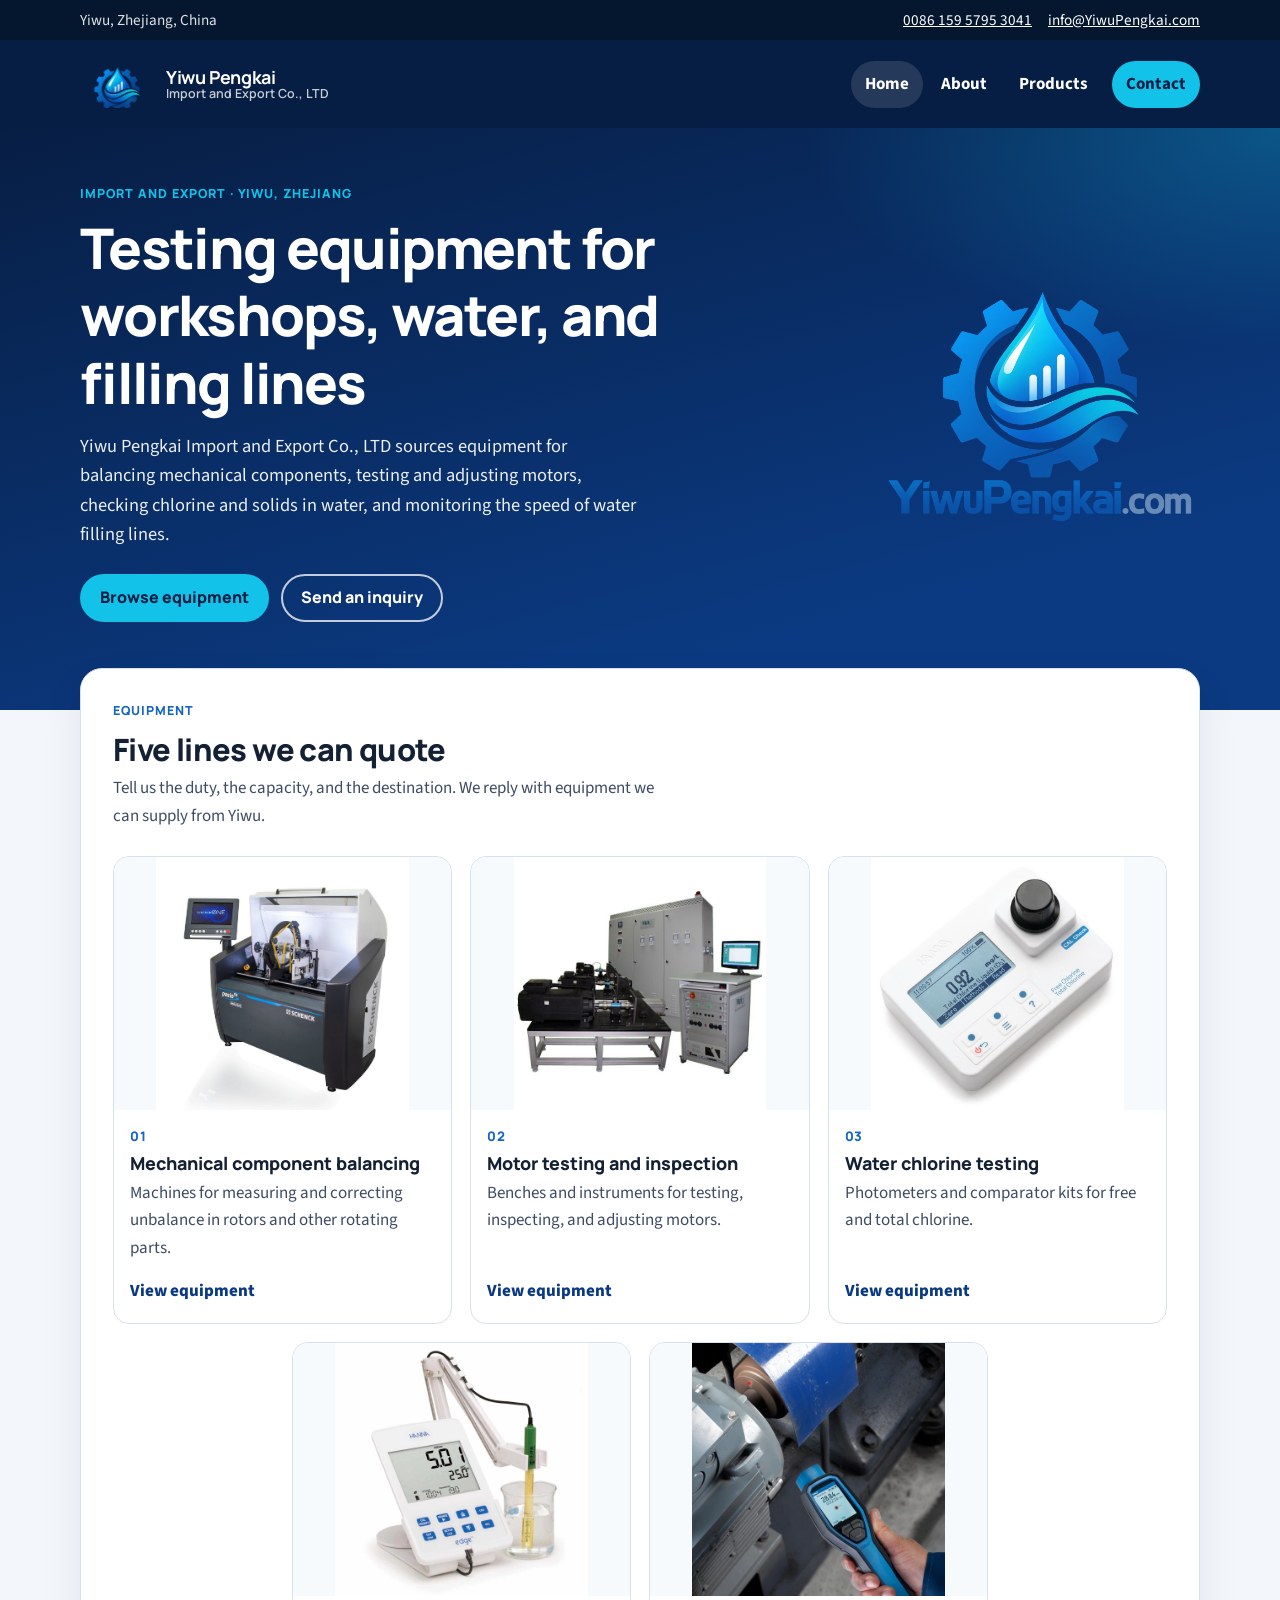
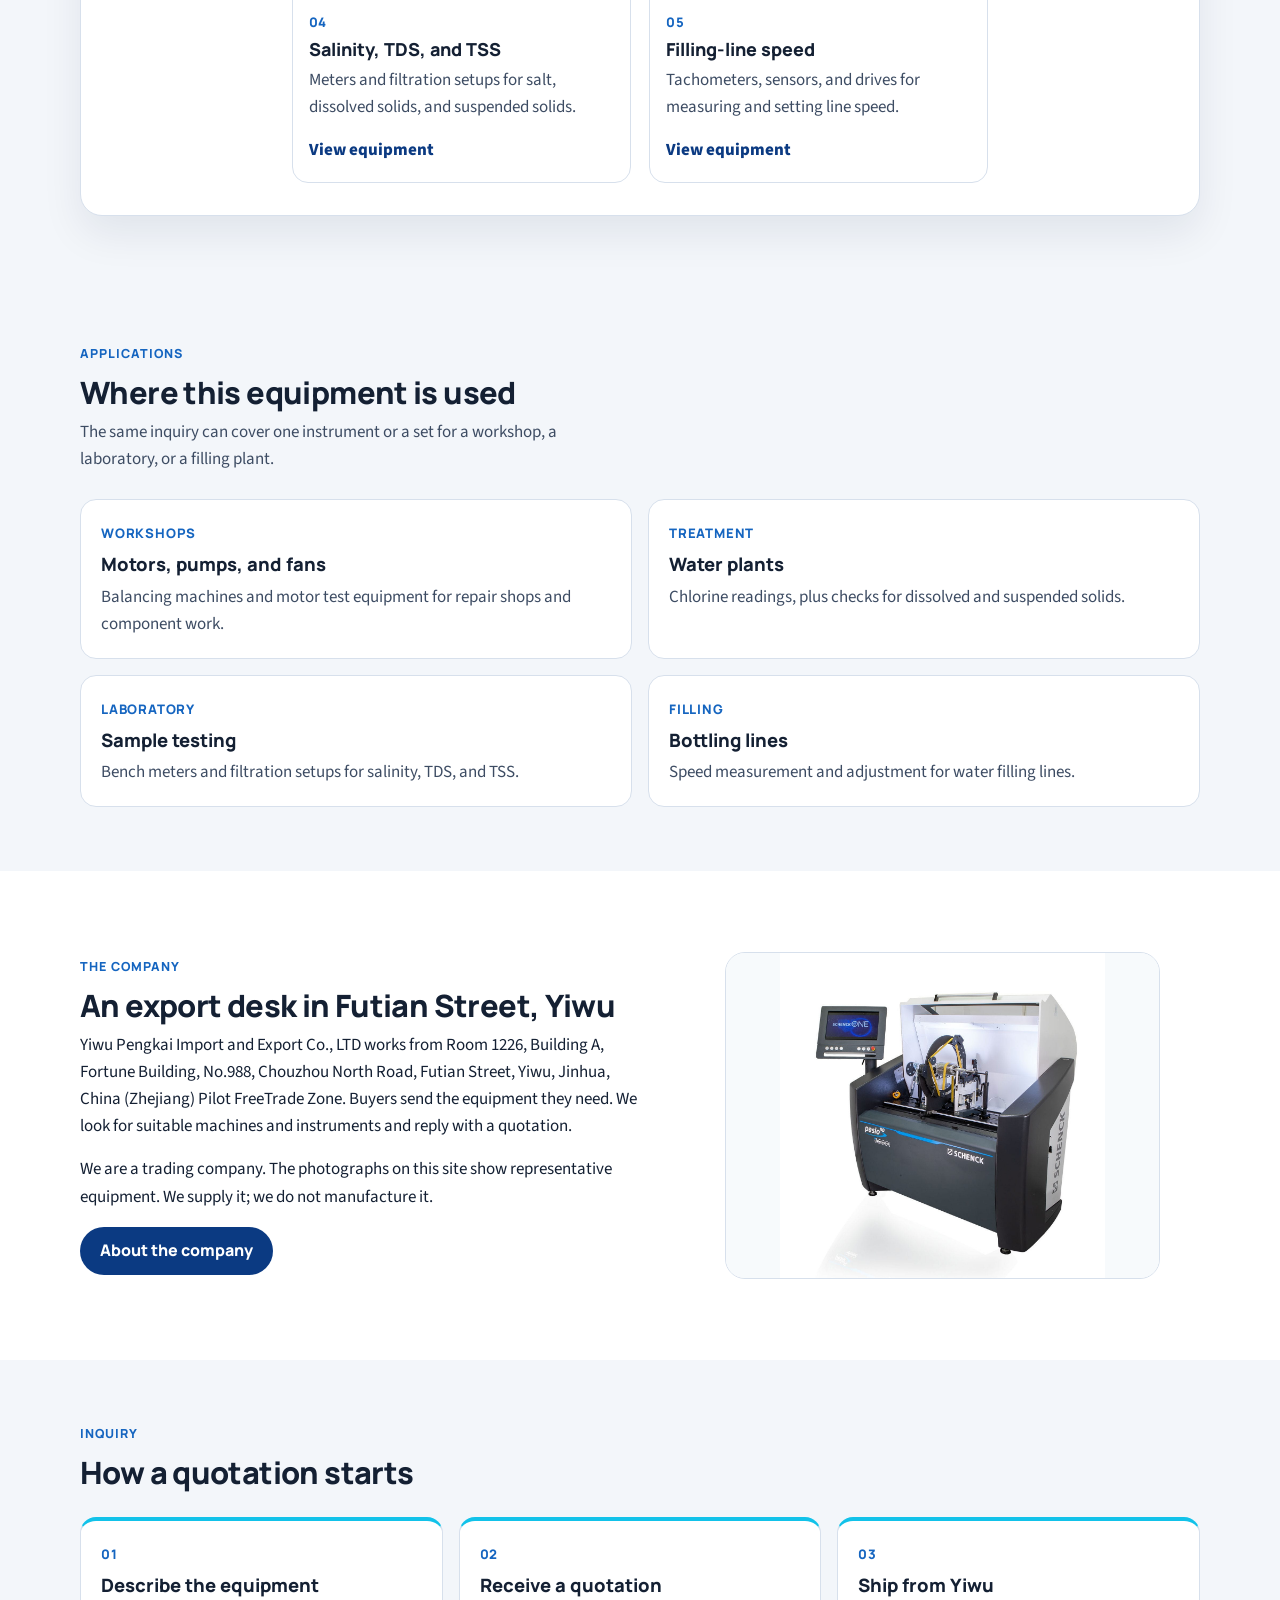
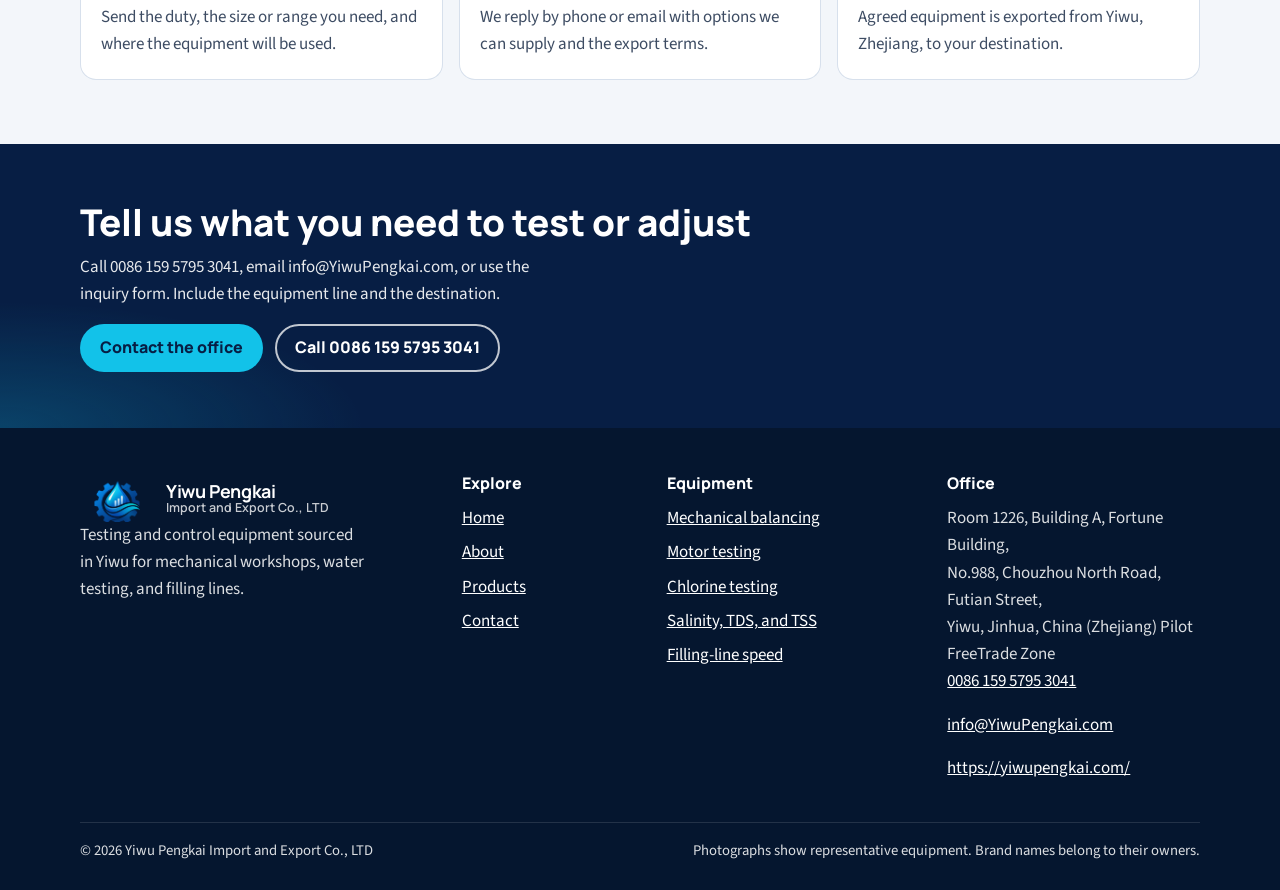
<file: index.html>
<!DOCTYPE html>
<html lang="en">
<head>
  <meta charset="utf-8">
  <meta name="viewport" content="width=device-width, initial-scale=1">
  <title>Yiwu Pengkai Import and Export Co., LTD | Testing Equipment</title>
  <meta name="description" content="Yiwu Pengkai Import and Export Co., LTD supplies balancing machines, motor test equipment, water chlorine and solids instruments, and filling-line speed equipment from Yiwu, Zhejiang, China.">
  <meta name="theme-color" content="#071e44">
  <meta property="og:title" content="Yiwu Pengkai Import and Export Co., LTD">
  <meta property="og:description" content="Testing and control equipment sourced in Yiwu for workshops, water plants, and filling lines.">
  <meta property="og:type" content="website">
  <meta property="og:image" content="logo.png">
  <link rel="icon" href="logo.png" type="image/png">
  <link rel="preconnect" href="https://fonts.googleapis.com">
  <link rel="preconnect" href="https://fonts.gstatic.com" crossorigin>
  <link href="https://fonts.googleapis.com/css2?family=Manrope:wght@500;600;700;800&family=Source+Sans+3:wght@400;500;600;700&display=swap" rel="stylesheet">
  <link rel="stylesheet" href="css/styles.css">
  <script type="application/ld+json">
  {
    "@context": "https://schema.org",
    "@type": "Organization",
    "name": "Yiwu Pengkai Import and Export Co., LTD",
    "url": "https://yiwupengkai.com/",
    "email": "info@YiwuPengkai.com",
    "telephone": "+86-159-5795-3041",
    "image": "logo.png",
    "address": {
      "@type": "PostalAddress",
      "streetAddress": "Room 1226, Building A, Fortune Building, No.988, Chouzhou North Road, Futian Street",
      "addressLocality": "Yiwu",
      "addressRegion": "Jinhua, Zhejiang",
      "addressCountry": "CN"
    }
  }
  </script>
</head>
<body>
  <a class="skip-link" href="#main">Skip to content</a>
  <div class="topbar">
    <div class="container topbar-inner">
      <p>Yiwu, Zhejiang, China</p>
      <p>
        <a href="tel:+8615957953041">0086 159 5795 3041</a>
        <a href="mailto:info@YiwuPengkai.com">info@YiwuPengkai.com</a>
      </p>
    </div>
  </div>
  <header class="site-header">
    <div class="container header-inner">
      <a class="brand" href="index.html">
        <img src="logo.png" alt="" width="640" height="640">
        <span class="brand-name">
          <strong>Yiwu Pengkai</strong>
          <small>Import and Export Co., LTD</small>
        </span>
      </a>
      <button class="nav-toggle" type="button" aria-expanded="false" aria-controls="site-nav">
        <span class="nav-toggle-bars" aria-hidden="true"></span>
        <span class="visually-hidden">Menu</span>
      </button>
      <nav id="site-nav" class="site-nav" aria-label="Primary">
        <a href="index.html" aria-current="page">Home</a>
        <a href="about.html">About</a>
        <a href="products.html">Products</a>
        <a href="contact.html" class="nav-cta">Contact</a>
      </nav>
    </div>
  </header>
  <main id="main">
    <section class="hero">
      <div class="container hero-grid">
        <div>
          <p class="kicker">Import and export · Yiwu, Zhejiang</p>
          <h1>Testing equipment for workshops, water, and filling lines</h1>
          <p class="lede">Yiwu Pengkai Import and Export Co., LTD sources equipment for balancing mechanical components, testing and adjusting motors, checking chlorine and solids in water, and monitoring the speed of water filling lines.</p>
          <div class="actions">
            <a class="btn btn-cyan" href="products.html">Browse equipment</a>
            <a class="btn btn-ghost" href="contact.html">Send an inquiry</a>
          </div>
        </div>
        <img class="hero-mark" src="logo.png" alt="YiwuPengkai.com">
      </div>
    </section>

    <section class="section sheet" aria-labelledby="equipment-title">
      <div class="container">
        <div class="panel">
          <div class="section-head">
            <p class="kicker">Equipment</p>
            <h2 id="equipment-title">Five lines we can quote</h2>
            <p>Tell us the duty, the capacity, and the destination. We reply with equipment we can supply from Yiwu.</p>
          </div>
          <div class="product-grid">
            <a class="product-card" href="balancing.html">
              <img src="01_Mechanical_Component_Balancing/Photo_01.jpg" alt="Balancing machine for mechanical components">
              <span class="card-body">
                <span class="index">01</span>
                <h3>Mechanical component balancing</h3>
                <p>Machines for measuring and correcting unbalance in rotors and other rotating parts.</p>
                <span class="more">View equipment</span>
              </span>
            </a>
            <a class="product-card" href="motor-testing.html">
              <img src="02_Motor_Testing_and_Inspection/Photo_01.jpg" alt="Motor test bench with a control cabinet">
              <span class="card-body">
                <span class="index">02</span>
                <h3>Motor testing and inspection</h3>
                <p>Benches and instruments for testing, inspecting, and adjusting motors.</p>
                <span class="more">View equipment</span>
              </span>
            </a>
            <a class="product-card" href="chlorine-testing.html">
              <img src="03_Water_Chlorine_Testing/Photo_01.jpg" alt="Handheld meter reading chlorine in water">
              <span class="card-body">
                <span class="index">03</span>
                <h3>Water chlorine testing</h3>
                <p>Photometers and comparator kits for free and total chlorine.</p>
                <span class="more">View equipment</span>
              </span>
            </a>
            <a class="product-card" href="water-quality.html">
              <img src="04_Water_Salinity_TDS_and_TSS_Testing/Photo_01.jpg" alt="Laboratory meter for conductivity and dissolved solids">
              <span class="card-body">
                <span class="index">04</span>
                <h3>Salinity, TDS, and TSS</h3>
                <p>Meters and filtration setups for salt, dissolved solids, and suspended solids.</p>
                <span class="more">View equipment</span>
              </span>
            </a>
            <a class="product-card" href="filling-line.html">
              <img src="05_Filling_Line_Speed_Testing_and_Control/Photo_01.jpg" alt="Handheld tachometer measuring rotational speed">
              <span class="card-body">
                <span class="index">05</span>
                <h3>Filling-line speed</h3>
                <p>Tachometers, sensors, and drives for measuring and setting line speed.</p>
                <span class="more">View equipment</span>
              </span>
            </a>
          </div>
        </div>
      </div>
    </section>

    <section class="section" aria-labelledby="uses-title">
      <div class="container">
        <div class="section-head">
          <p class="kicker">Applications</p>
          <h2 id="uses-title">Where this equipment is used</h2>
          <p>The same inquiry can cover one instrument or a set for a workshop, a laboratory, or a filling plant.</p>
        </div>
        <ul class="use-grid">
          <li>
            <span class="index">WORKSHOPS</span>
            <h3>Motors, pumps, and fans</h3>
            <p>Balancing machines and motor test equipment for repair shops and component work.</p>
          </li>
          <li>
            <span class="index">TREATMENT</span>
            <h3>Water plants</h3>
            <p>Chlorine readings, plus checks for dissolved and suspended solids.</p>
          </li>
          <li>
            <span class="index">LABORATORY</span>
            <h3>Sample testing</h3>
            <p>Bench meters and filtration setups for salinity, TDS, and TSS.</p>
          </li>
          <li>
            <span class="index">FILLING</span>
            <h3>Bottling lines</h3>
            <p>Speed measurement and adjustment for water filling lines.</p>
          </li>
        </ul>
      </div>
    </section>

    <section class="section band" aria-labelledby="company-title">
      <div class="container split">
        <div>
          <p class="kicker">The company</p>
          <h2 id="company-title">An export desk in Futian Street, Yiwu</h2>
          <p>Yiwu Pengkai Import and Export Co., LTD works from Room 1226, Building A, Fortune Building, No.988, Chouzhou North Road, Futian Street, Yiwu, Jinhua, China (Zhejiang) Pilot FreeTrade Zone. Buyers send the equipment they need. We look for suitable machines and instruments and reply with a quotation.</p>
          <p>We are a trading company. The photographs on this site show representative equipment. We supply it; we do not manufacture it.</p>
          <a class="btn btn-navy" href="about.html">About the company</a>
        </div>
        <figure class="frame">
          <img src="01_Mechanical_Component_Balancing/Photo_01.jpg" alt="Balancing machine with a hood and a separate control screen">
        </figure>
      </div>
    </section>

    <section class="section" aria-labelledby="process-title">
      <div class="container">
        <div class="section-head">
          <p class="kicker">Inquiry</p>
          <h2 id="process-title">How a quotation starts</h2>
        </div>
        <ol class="steps">
          <li class="step">
            <span class="index">01</span>
            <h3>Describe the equipment</h3>
            <p>Send the duty, the size or range you need, and where the equipment will be used.</p>
          </li>
          <li class="step">
            <span class="index">02</span>
            <h3>Receive a quotation</h3>
            <p>We reply by phone or email with options we can supply and the export terms.</p>
          </li>
          <li class="step">
            <span class="index">03</span>
            <h3>Ship from Yiwu</h3>
            <p>Agreed equipment is exported from Yiwu, Zhejiang, to your destination.</p>
          </li>
        </ol>
      </div>
    </section>

    <section class="cta-band">
      <div class="container">
        <h2>Tell us what you need to test or adjust</h2>
        <p>Call 0086 159 5795 3041, email info@YiwuPengkai.com, or use the inquiry form. Include the equipment line and the destination.</p>
        <div class="actions">
          <a class="btn btn-cyan" href="contact.html">Contact the office</a>
          <a class="btn btn-ghost" href="tel:+8615957953041">Call 0086 159 5795 3041</a>
        </div>
      </div>
    </section>
  </main>
  <footer class="site-footer">
    <div class="container footer-grid">
      <div class="footer-brand">
        <a class="brand" href="index.html">
          <img src="logo.png" alt="" width="640" height="640">
          <span class="brand-name">
            <strong>Yiwu Pengkai</strong>
            <small>Import and Export Co., LTD</small>
          </span>
        </a>
        <p>Testing and control equipment sourced in Yiwu for mechanical workshops, water testing, and filling lines.</p>
      </div>
      <div>
        <h2>Explore</h2>
        <ul>
          <li><a href="index.html">Home</a></li>
          <li><a href="about.html">About</a></li>
          <li><a href="products.html">Products</a></li>
          <li><a href="contact.html">Contact</a></li>
        </ul>
      </div>
      <div>
        <h2>Equipment</h2>
        <ul>
          <li><a href="balancing.html">Mechanical balancing</a></li>
          <li><a href="motor-testing.html">Motor testing</a></li>
          <li><a href="chlorine-testing.html">Chlorine testing</a></li>
          <li><a href="water-quality.html">Salinity, TDS, and TSS</a></li>
          <li><a href="filling-line.html">Filling-line speed</a></li>
        </ul>
      </div>
      <div>
        <h2>Office</h2>
        <address>
          Room 1226, Building A, Fortune Building,<br>
          No.988, Chouzhou North Road, Futian Street,<br>
          Yiwu, Jinhua, China (Zhejiang) Pilot FreeTrade Zone
        </address>
        <p><a href="tel:+8615957953041">0086 159 5795 3041</a></p>
        <p><a href="mailto:info@YiwuPengkai.com">info@YiwuPengkai.com</a></p>
        <p><a href="https://yiwupengkai.com/">https://yiwupengkai.com/</a></p>
      </div>
    </div>
    <div class="container footer-base">
      <p>© 2026 Yiwu Pengkai Import and Export Co., LTD</p>
      <p>Photographs show representative equipment. Brand names belong to their owners.</p>
    </div>
  </footer>
  <script src="js/main.js"></script>
</body>
</html>
</file>
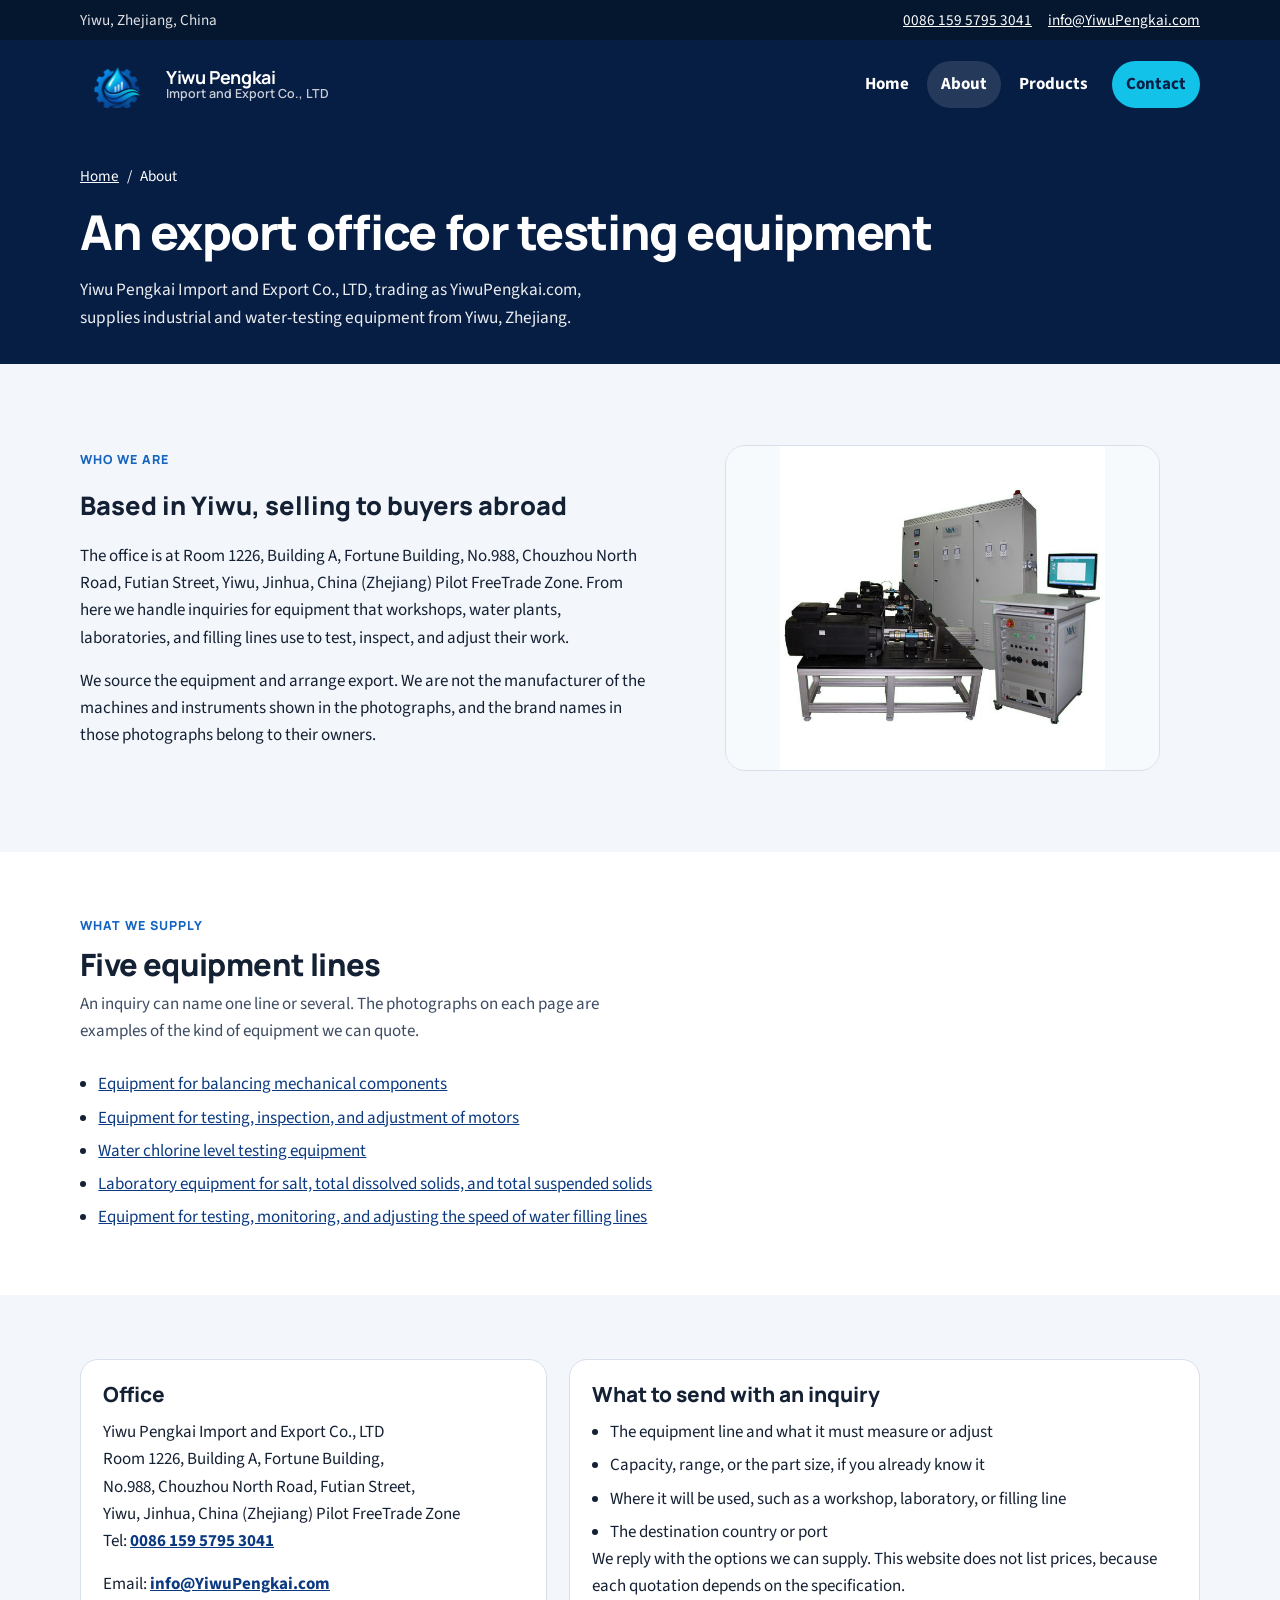
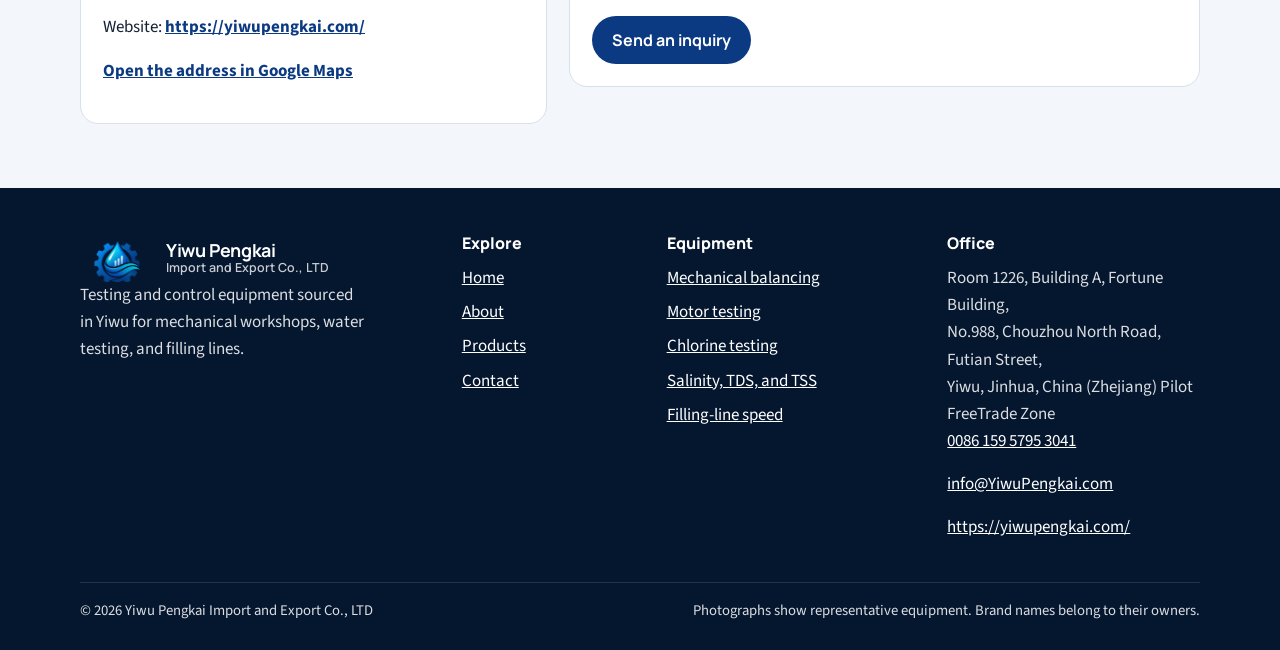
<file: about.html>
<!DOCTYPE html>
<html lang="en">
<head>
  <meta charset="utf-8">
  <meta name="viewport" content="width=device-width, initial-scale=1">
  <title>About | Yiwu Pengkai Import and Export Co., LTD</title>
  <meta name="description" content="Yiwu Pengkai Import and Export Co., LTD is based at Room 1226, Building A, Fortune Building, No.988, Chouzhou North Road, Futian Street, Yiwu, and supplies testing equipment for export.">
  <meta name="theme-color" content="#071e44">
  <link rel="icon" href="logo.png" type="image/png">
  <link rel="preconnect" href="https://fonts.googleapis.com">
  <link rel="preconnect" href="https://fonts.gstatic.com" crossorigin>
  <link href="https://fonts.googleapis.com/css2?family=Manrope:wght@500;600;700;800&family=Source+Sans+3:wght@400;500;600;700&display=swap" rel="stylesheet">
  <link rel="stylesheet" href="css/styles.css">
  <script type="application/ld+json">
  {
    "@context": "https://schema.org",
    "@type": "Organization",
    "name": "Yiwu Pengkai Import and Export Co., LTD",
    "url": "https://yiwupengkai.com/",
    "email": "info@YiwuPengkai.com",
    "telephone": "+86-159-5795-3041",
    "image": "logo.png",
    "address": {
      "@type": "PostalAddress",
      "streetAddress": "Room 1226, Building A, Fortune Building, No.988, Chouzhou North Road, Futian Street",
      "addressLocality": "Yiwu",
      "addressRegion": "Jinhua, Zhejiang",
      "addressCountry": "CN"
    }
  }
  </script>
</head>
<body>
  <a class="skip-link" href="#main">Skip to content</a>
  <div class="topbar">
    <div class="container topbar-inner">
      <p>Yiwu, Zhejiang, China</p>
      <p>
        <a href="tel:+8615957953041">0086 159 5795 3041</a>
        <a href="mailto:info@YiwuPengkai.com">info@YiwuPengkai.com</a>
      </p>
    </div>
  </div>
  <header class="site-header">
    <div class="container header-inner">
      <a class="brand" href="index.html">
        <img src="logo.png" alt="" width="640" height="640">
        <span class="brand-name">
          <strong>Yiwu Pengkai</strong>
          <small>Import and Export Co., LTD</small>
        </span>
      </a>
      <button class="nav-toggle" type="button" aria-expanded="false" aria-controls="site-nav">
        <span class="nav-toggle-bars" aria-hidden="true"></span>
        <span class="visually-hidden">Menu</span>
      </button>
      <nav id="site-nav" class="site-nav" aria-label="Primary">
        <a href="index.html">Home</a>
        <a href="about.html" aria-current="page">About</a>
        <a href="products.html">Products</a>
        <a href="contact.html" class="nav-cta">Contact</a>
      </nav>
    </div>
  </header>
  <main id="main">
    <header class="page-hero">
      <div class="container">
        <nav class="breadcrumb" aria-label="Breadcrumb">
          <a href="index.html">Home</a>
          <span aria-hidden="true">/</span>
          <span aria-current="page">About</span>
        </nav>
        <h1>An export office for testing equipment</h1>
        <p class="lede">Yiwu Pengkai Import and Export Co., LTD, trading as YiwuPengkai.com, supplies industrial and water-testing equipment from Yiwu, Zhejiang.</p>
      </div>
    </header>

    <section class="section">
      <div class="container split">
        <div>
          <p class="kicker">Who we are</p>
          <h2>Based in Yiwu, selling to buyers abroad</h2>
          <p>The office is at Room 1226, Building A, Fortune Building, No.988, Chouzhou North Road, Futian Street, Yiwu, Jinhua, China (Zhejiang) Pilot FreeTrade Zone. From here we handle inquiries for equipment that workshops, water plants, laboratories, and filling lines use to test, inspect, and adjust their work.</p>
          <p>We source the equipment and arrange export. We are not the manufacturer of the machines and instruments shown in the photographs, and the brand names in those photographs belong to their owners.</p>
        </div>
        <figure class="frame">
          <img src="02_Motor_Testing_and_Inspection/Photo_01.jpg" alt="Motor testing bench with motors, a cabinet, and a control station">
        </figure>
      </div>
    </section>

    <section class="section band" aria-labelledby="supply-title">
      <div class="container">
        <div class="section-head">
          <p class="kicker">What we supply</p>
          <h2 id="supply-title">Five equipment lines</h2>
          <p>An inquiry can name one line or several. The photographs on each page are examples of the kind of equipment we can quote.</p>
        </div>
        <ul class="plain-list">
          <li><a href="balancing.html">Equipment for balancing mechanical components</a></li>
          <li><a href="motor-testing.html">Equipment for testing, inspection, and adjustment of motors</a></li>
          <li><a href="chlorine-testing.html">Water chlorine level testing equipment</a></li>
          <li><a href="water-quality.html">Laboratory equipment for salt, total dissolved solids, and total suspended solids</a></li>
          <li><a href="filling-line.html">Equipment for testing, monitoring, and adjusting the speed of water filling lines</a></li>
        </ul>
      </div>
    </section>

    <section class="section" aria-labelledby="office-title">
      <div class="container contact-grid">
        <article class="contact-card">
          <h2 id="office-title">Office</h2>
          <address>
            Yiwu Pengkai Import and Export Co., LTD<br>
            Room 1226, Building A, Fortune Building,<br>
            No.988, Chouzhou North Road, Futian Street,<br>
            Yiwu, Jinhua, China (Zhejiang) Pilot FreeTrade Zone
          </address>
          <p>Tel: <a href="tel:+8615957953041">0086 159 5795 3041</a></p>
          <p>Email: <a href="mailto:info@YiwuPengkai.com">info@YiwuPengkai.com</a></p>
          <p>Website: <a href="https://yiwupengkai.com/">https://yiwupengkai.com/</a></p>
          <p><a href="https://www.google.com/maps/search/?api=1&amp;query=Room%201226%2C%20Building%20A%2C%20Fortune%20Building%2C%20No.988%2C%20Chouzhou%20North%20Road%2C%20Futian%20Street%2C%20Yiwu%2C%20Jinhua%2C%20China%20(Zhejiang)%20Pilot%20FreeTrade%20Zone">Open the address in Google Maps</a></p>
        </article>
        <article class="contact-card">
          <h2>What to send with an inquiry</h2>
          <ul class="plain-list">
            <li>The equipment line and what it must measure or adjust</li>
            <li>Capacity, range, or the part size, if you already know it</li>
            <li>Where it will be used, such as a workshop, laboratory, or filling line</li>
            <li>The destination country or port</li>
          </ul>
          <p>We reply with the options we can supply. This website does not list prices, because each quotation depends on the specification.</p>
          <a class="btn btn-navy" href="contact.html">Send an inquiry</a>
        </article>
      </div>
    </section>
  </main>
  <footer class="site-footer">
    <div class="container footer-grid">
      <div class="footer-brand">
        <a class="brand" href="index.html">
          <img src="logo.png" alt="" width="640" height="640">
          <span class="brand-name">
            <strong>Yiwu Pengkai</strong>
            <small>Import and Export Co., LTD</small>
          </span>
        </a>
        <p>Testing and control equipment sourced in Yiwu for mechanical workshops, water testing, and filling lines.</p>
      </div>
      <div>
        <h2>Explore</h2>
        <ul>
          <li><a href="index.html">Home</a></li>
          <li><a href="about.html">About</a></li>
          <li><a href="products.html">Products</a></li>
          <li><a href="contact.html">Contact</a></li>
        </ul>
      </div>
      <div>
        <h2>Equipment</h2>
        <ul>
          <li><a href="balancing.html">Mechanical balancing</a></li>
          <li><a href="motor-testing.html">Motor testing</a></li>
          <li><a href="chlorine-testing.html">Chlorine testing</a></li>
          <li><a href="water-quality.html">Salinity, TDS, and TSS</a></li>
          <li><a href="filling-line.html">Filling-line speed</a></li>
        </ul>
      </div>
      <div>
        <h2>Office</h2>
        <address>
          Room 1226, Building A, Fortune Building,<br>
          No.988, Chouzhou North Road, Futian Street,<br>
          Yiwu, Jinhua, China (Zhejiang) Pilot FreeTrade Zone
        </address>
        <p><a href="tel:+8615957953041">0086 159 5795 3041</a></p>
        <p><a href="mailto:info@YiwuPengkai.com">info@YiwuPengkai.com</a></p>
        <p><a href="https://yiwupengkai.com/">https://yiwupengkai.com/</a></p>
      </div>
    </div>
    <div class="container footer-base">
      <p>© 2026 Yiwu Pengkai Import and Export Co., LTD</p>
      <p>Photographs show representative equipment. Brand names belong to their owners.</p>
    </div>
  </footer>
  <script src="js/main.js"></script>
</body>
</html>
</file>
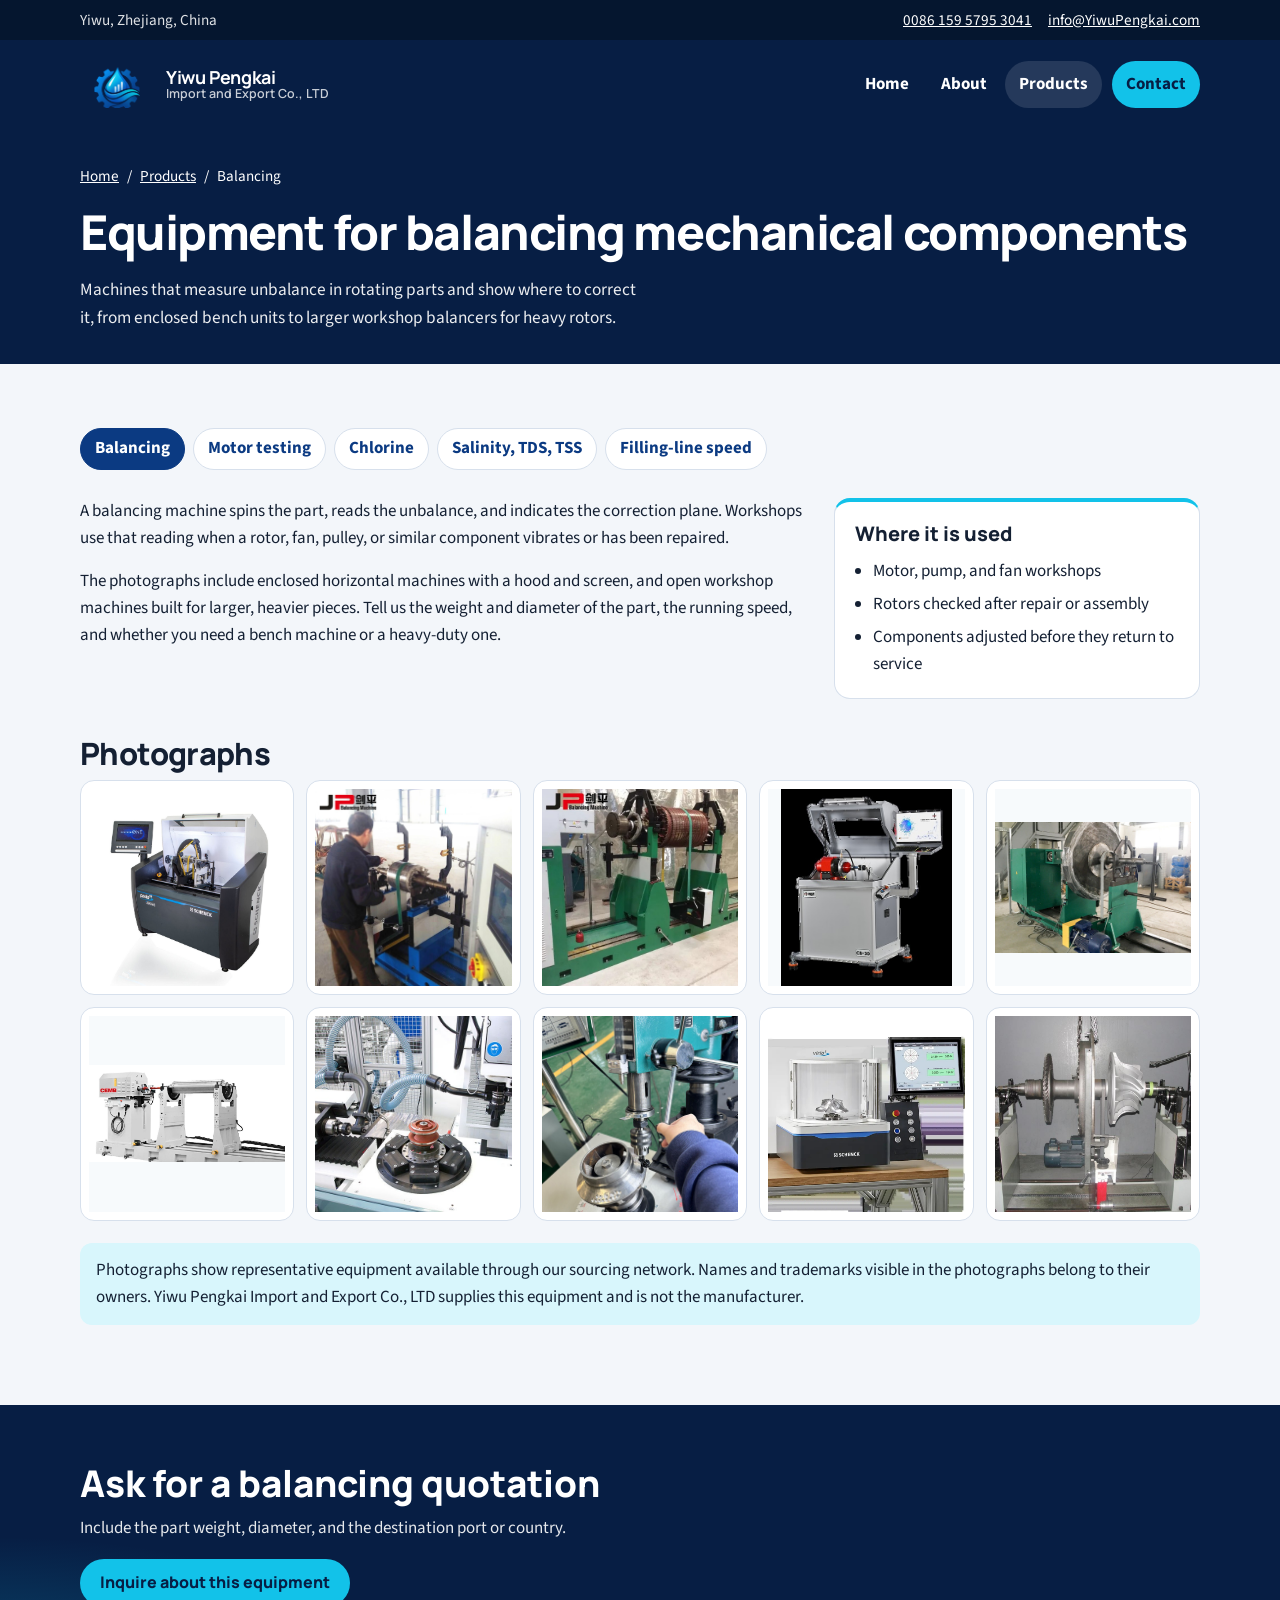
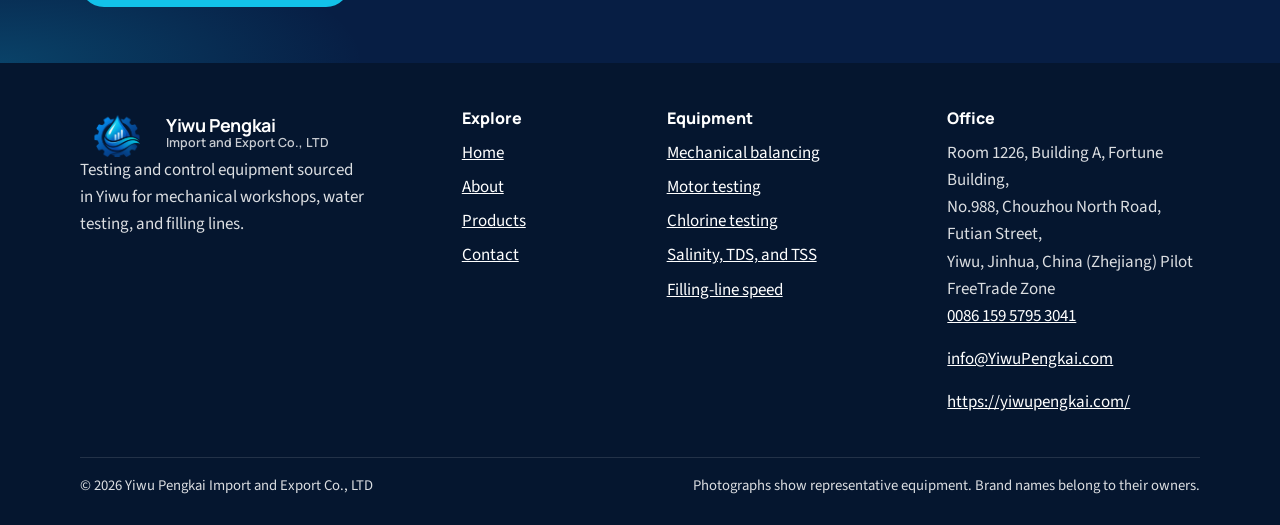
<file: balancing.html>
<!DOCTYPE html>
<html lang="en">
<head>
  <meta charset="utf-8">
  <meta name="viewport" content="width=device-width, initial-scale=1">
  <title>Mechanical Component Balancing | Yiwu Pengkai</title>
  <meta name="description" content="Balancing machines for rotors and other mechanical components, supplied for export by Yiwu Pengkai Import and Export Co., LTD in Yiwu, Zhejiang.">
  <meta name="theme-color" content="#071e44">
  <link rel="icon" href="logo.png" type="image/png">
  <link rel="preconnect" href="https://fonts.googleapis.com">
  <link rel="preconnect" href="https://fonts.gstatic.com" crossorigin>
  <link href="https://fonts.googleapis.com/css2?family=Manrope:wght@500;600;700;800&family=Source+Sans+3:wght@400;500;600;700&display=swap" rel="stylesheet">
  <link rel="stylesheet" href="css/styles.css">
  <script type="application/ld+json">
  {
    "@context": "https://schema.org",
    "@type": "Organization",
    "name": "Yiwu Pengkai Import and Export Co., LTD",
    "url": "https://yiwupengkai.com/",
    "email": "info@YiwuPengkai.com",
    "telephone": "+86-159-5795-3041",
    "address": {
      "@type": "PostalAddress",
      "streetAddress": "Room 1226, Building A, Fortune Building, No.988, Chouzhou North Road, Futian Street",
      "addressLocality": "Yiwu",
      "addressRegion": "Jinhua, Zhejiang",
      "addressCountry": "CN"
    }
  }
  </script>
</head>
<body>
  <a class="skip-link" href="#main">Skip to content</a>
  <div class="topbar">
    <div class="container topbar-inner">
      <p>Yiwu, Zhejiang, China</p>
      <p>
        <a href="tel:+8615957953041">0086 159 5795 3041</a>
        <a href="mailto:info@YiwuPengkai.com">info@YiwuPengkai.com</a>
      </p>
    </div>
  </div>
  <header class="site-header">
    <div class="container header-inner">
      <a class="brand" href="index.html">
        <img src="logo.png" alt="" width="640" height="640">
        <span class="brand-name">
          <strong>Yiwu Pengkai</strong>
          <small>Import and Export Co., LTD</small>
        </span>
      </a>
      <button class="nav-toggle" type="button" aria-expanded="false" aria-controls="site-nav">
        <span class="nav-toggle-bars" aria-hidden="true"></span>
        <span class="visually-hidden">Menu</span>
      </button>
      <nav id="site-nav" class="site-nav" aria-label="Primary">
        <a href="index.html">Home</a>
        <a href="about.html">About</a>
        <a href="products.html" aria-current="page">Products</a>
        <a href="contact.html" class="nav-cta">Contact</a>
      </nav>
    </div>
  </header>
  <main id="main">
    <header class="page-hero">
      <div class="container">
        <nav class="breadcrumb" aria-label="Breadcrumb">
          <a href="index.html">Home</a>
          <span aria-hidden="true">/</span>
          <a href="products.html">Products</a>
          <span aria-hidden="true">/</span>
          <span aria-current="page">Balancing</span>
        </nav>
        <h1>Equipment for balancing mechanical components</h1>
        <p class="lede">Machines that measure unbalance in rotating parts and show where to correct it, from enclosed bench units to larger workshop balancers for heavy rotors.</p>
      </div>
    </header>
    <section class="section">
      <div class="container">
        <ul class="line-nav">
          <li><a href="balancing.html" aria-current="page">Balancing</a></li>
          <li><a href="motor-testing.html">Motor testing</a></li>
          <li><a href="chlorine-testing.html">Chlorine</a></li>
          <li><a href="water-quality.html">Salinity, TDS, TSS</a></li>
          <li><a href="filling-line.html">Filling-line speed</a></li>
        </ul>
        <div class="detail">
          <div>
            <p>A balancing machine spins the part, reads the unbalance, and indicates the correction plane. Workshops use that reading when a rotor, fan, pulley, or similar component vibrates or has been repaired.</p>
            <p>The photographs include enclosed horizontal machines with a hood and screen, and open workshop machines built for larger, heavier pieces. Tell us the weight and diameter of the part, the running speed, and whether you need a bench machine or a heavy-duty one.</p>
          </div>
          <aside class="sidecard">
            <h2>Where it is used</h2>
            <ul class="plain-list">
              <li>Motor, pump, and fan workshops</li>
              <li>Rotors checked after repair or assembly</li>
              <li>Components adjusted before they return to service</li>
            </ul>
          </aside>
        </div>
        <h2 class="block-title">Photographs</h2>
        <ul class="gallery">
          <li><button class="gallery-item" type="button"><img src="01_Mechanical_Component_Balancing/Photo_01.jpg" alt="Enclosed balancing machine with a hood and control screen, photograph 1 of 10" loading="lazy"></button></li>
          <li><button class="gallery-item" type="button"><img src="01_Mechanical_Component_Balancing/Photo_02.jpg" alt="Mechanical component balancing equipment, photograph 2 of 10" loading="lazy"></button></li>
          <li><button class="gallery-item" type="button"><img src="01_Mechanical_Component_Balancing/Photo_03.jpg" alt="Mechanical component balancing equipment, photograph 3 of 10" loading="lazy"></button></li>
          <li><button class="gallery-item" type="button"><img src="01_Mechanical_Component_Balancing/Photo_04.jpg" alt="Mechanical component balancing equipment, photograph 4 of 10" loading="lazy"></button></li>
          <li><button class="gallery-item" type="button"><img src="01_Mechanical_Component_Balancing/Photo_05.jpg" alt="Workshop balancer holding a large rotor, photograph 5 of 10" loading="lazy"></button></li>
          <li><button class="gallery-item" type="button"><img src="01_Mechanical_Component_Balancing/Photo_06.jpg" alt="Mechanical component balancing equipment, photograph 6 of 10" loading="lazy"></button></li>
          <li><button class="gallery-item" type="button"><img src="01_Mechanical_Component_Balancing/Photo_07.jpg" alt="Mechanical component balancing equipment, photograph 7 of 10" loading="lazy"></button></li>
          <li><button class="gallery-item" type="button"><img src="01_Mechanical_Component_Balancing/Photo_08.jpg" alt="Mechanical component balancing equipment, photograph 8 of 10" loading="lazy"></button></li>
          <li><button class="gallery-item" type="button"><img src="01_Mechanical_Component_Balancing/Photo_09.jpg" alt="Mechanical component balancing equipment, photograph 9 of 10" loading="lazy"></button></li>
          <li><button class="gallery-item" type="button"><img src="01_Mechanical_Component_Balancing/Photo_10.jpg" alt="Mechanical component balancing equipment, photograph 10 of 10" loading="lazy"></button></li>
        </ul>
        <p class="notice">Photographs show representative equipment available through our sourcing network. Names and trademarks visible in the photographs belong to their owners. Yiwu Pengkai Import and Export Co., LTD supplies this equipment and is not the manufacturer.</p>
      </div>
    </section>
    <section class="cta-band">
      <div class="container">
        <h2>Ask for a balancing quotation</h2>
        <p>Include the part weight, diameter, and the destination port or country.</p>
        <a class="btn btn-cyan" href="contact.html?interest=balancing">Inquire about this equipment</a>
      </div>
    </section>
  </main>
  <dialog class="lightbox" aria-label="Enlarged photograph">
    <button class="lightbox-close" type="button" data-close>Close</button>
    <img alt="">
  </dialog>
  <footer class="site-footer">
    <div class="container footer-grid">
      <div class="footer-brand">
        <a class="brand" href="index.html">
          <img src="logo.png" alt="" width="640" height="640">
          <span class="brand-name">
            <strong>Yiwu Pengkai</strong>
            <small>Import and Export Co., LTD</small>
          </span>
        </a>
        <p>Testing and control equipment sourced in Yiwu for mechanical workshops, water testing, and filling lines.</p>
      </div>
      <div>
        <h2>Explore</h2>
        <ul>
          <li><a href="index.html">Home</a></li>
          <li><a href="about.html">About</a></li>
          <li><a href="products.html">Products</a></li>
          <li><a href="contact.html">Contact</a></li>
        </ul>
      </div>
      <div>
        <h2>Equipment</h2>
        <ul>
          <li><a href="balancing.html">Mechanical balancing</a></li>
          <li><a href="motor-testing.html">Motor testing</a></li>
          <li><a href="chlorine-testing.html">Chlorine testing</a></li>
          <li><a href="water-quality.html">Salinity, TDS, and TSS</a></li>
          <li><a href="filling-line.html">Filling-line speed</a></li>
        </ul>
      </div>
      <div>
        <h2>Office</h2>
        <address>
          Room 1226, Building A, Fortune Building,<br>
          No.988, Chouzhou North Road, Futian Street,<br>
          Yiwu, Jinhua, China (Zhejiang) Pilot FreeTrade Zone
        </address>
        <p><a href="tel:+8615957953041">0086 159 5795 3041</a></p>
        <p><a href="mailto:info@YiwuPengkai.com">info@YiwuPengkai.com</a></p>
        <p><a href="https://yiwupengkai.com/">https://yiwupengkai.com/</a></p>
      </div>
    </div>
    <div class="container footer-base">
      <p>© 2026 Yiwu Pengkai Import and Export Co., LTD</p>
      <p>Photographs show representative equipment. Brand names belong to their owners.</p>
    </div>
  </footer>
  <script src="js/main.js"></script>
</body>
</html>
</file>
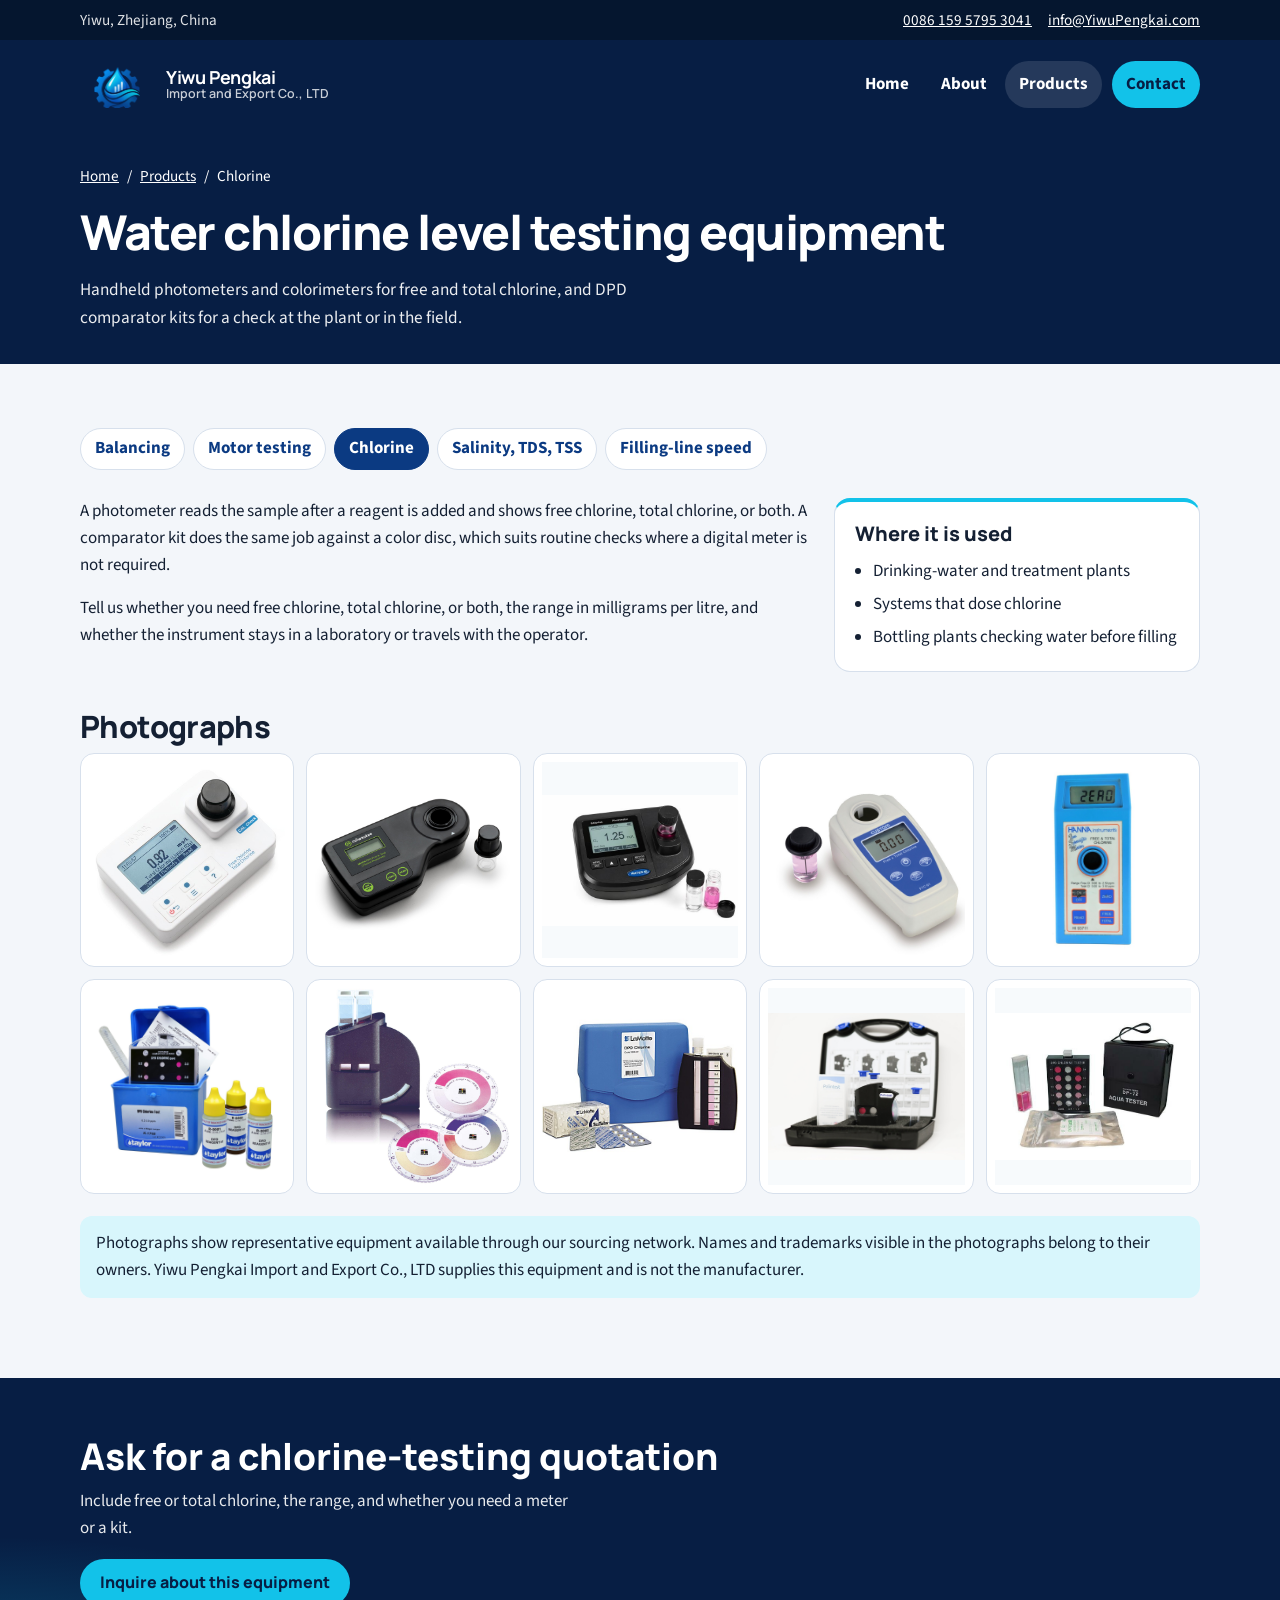
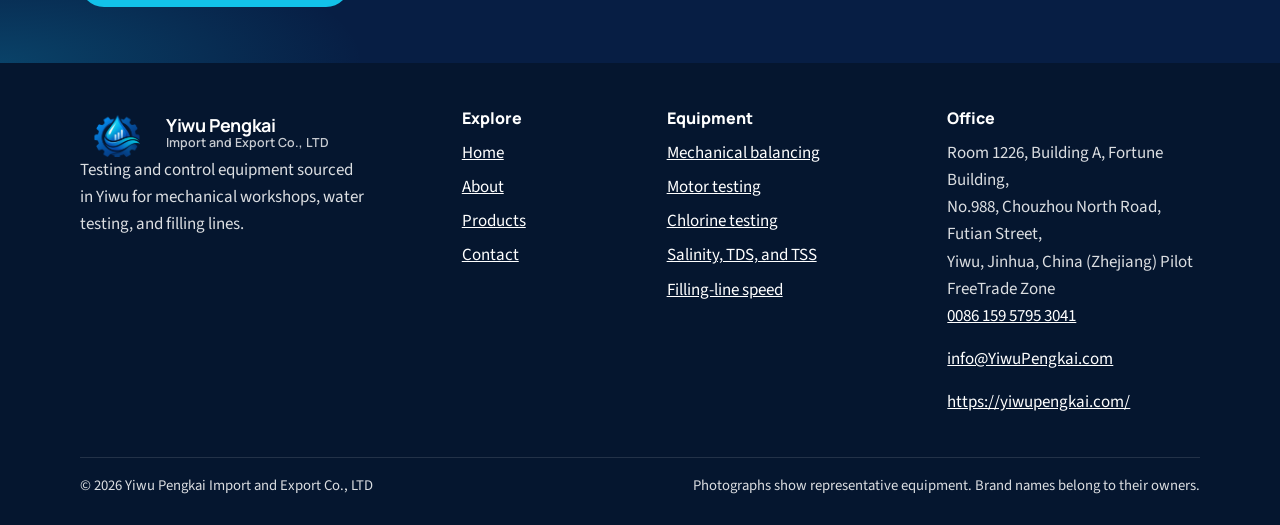
<file: chlorine-testing.html>
<!DOCTYPE html>
<html lang="en">
<head>
  <meta charset="utf-8">
  <meta name="viewport" content="width=device-width, initial-scale=1">
  <title>Water Chlorine Testing | Yiwu Pengkai</title>
  <meta name="description" content="Photometers and DPD comparator kits for free and total chlorine, supplied by Yiwu Pengkai Import and Export Co., LTD.">
  <meta name="theme-color" content="#071e44">
  <link rel="icon" href="logo.png" type="image/png">
  <link rel="preconnect" href="https://fonts.googleapis.com">
  <link rel="preconnect" href="https://fonts.gstatic.com" crossorigin>
  <link href="https://fonts.googleapis.com/css2?family=Manrope:wght@500;600;700;800&family=Source+Sans+3:wght@400;500;600;700&display=swap" rel="stylesheet">
  <link rel="stylesheet" href="css/styles.css">
  <script type="application/ld+json">
  {
    "@context": "https://schema.org",
    "@type": "Organization",
    "name": "Yiwu Pengkai Import and Export Co., LTD",
    "url": "https://yiwupengkai.com/",
    "email": "info@YiwuPengkai.com",
    "telephone": "+86-159-5795-3041",
    "address": {
      "@type": "PostalAddress",
      "streetAddress": "Room 1226, Building A, Fortune Building, No.988, Chouzhou North Road, Futian Street",
      "addressLocality": "Yiwu",
      "addressRegion": "Jinhua, Zhejiang",
      "addressCountry": "CN"
    }
  }
  </script>
</head>
<body>
  <a class="skip-link" href="#main">Skip to content</a>
  <div class="topbar">
    <div class="container topbar-inner">
      <p>Yiwu, Zhejiang, China</p>
      <p>
        <a href="tel:+8615957953041">0086 159 5795 3041</a>
        <a href="mailto:info@YiwuPengkai.com">info@YiwuPengkai.com</a>
      </p>
    </div>
  </div>
  <header class="site-header">
    <div class="container header-inner">
      <a class="brand" href="index.html">
        <img src="logo.png" alt="" width="640" height="640">
        <span class="brand-name">
          <strong>Yiwu Pengkai</strong>
          <small>Import and Export Co., LTD</small>
        </span>
      </a>
      <button class="nav-toggle" type="button" aria-expanded="false" aria-controls="site-nav">
        <span class="nav-toggle-bars" aria-hidden="true"></span>
        <span class="visually-hidden">Menu</span>
      </button>
      <nav id="site-nav" class="site-nav" aria-label="Primary">
        <a href="index.html">Home</a>
        <a href="about.html">About</a>
        <a href="products.html" aria-current="page">Products</a>
        <a href="contact.html" class="nav-cta">Contact</a>
      </nav>
    </div>
  </header>
  <main id="main">
    <header class="page-hero">
      <div class="container">
        <nav class="breadcrumb" aria-label="Breadcrumb">
          <a href="index.html">Home</a>
          <span aria-hidden="true">/</span>
          <a href="products.html">Products</a>
          <span aria-hidden="true">/</span>
          <span aria-current="page">Chlorine</span>
        </nav>
        <h1>Water chlorine level testing equipment</h1>
        <p class="lede">Handheld photometers and colorimeters for free and total chlorine, and DPD comparator kits for a check at the plant or in the field.</p>
      </div>
    </header>
    <section class="section">
      <div class="container">
        <ul class="line-nav">
          <li><a href="balancing.html">Balancing</a></li>
          <li><a href="motor-testing.html">Motor testing</a></li>
          <li><a href="chlorine-testing.html" aria-current="page">Chlorine</a></li>
          <li><a href="water-quality.html">Salinity, TDS, TSS</a></li>
          <li><a href="filling-line.html">Filling-line speed</a></li>
        </ul>
        <div class="detail">
          <div>
            <p>A photometer reads the sample after a reagent is added and shows free chlorine, total chlorine, or both. A comparator kit does the same job against a color disc, which suits routine checks where a digital meter is not required.</p>
            <p>Tell us whether you need free chlorine, total chlorine, or both, the range in milligrams per litre, and whether the instrument stays in a laboratory or travels with the operator.</p>
          </div>
          <aside class="sidecard">
            <h2>Where it is used</h2>
            <ul class="plain-list">
              <li>Drinking-water and treatment plants</li>
              <li>Systems that dose chlorine</li>
              <li>Bottling plants checking water before filling</li>
            </ul>
          </aside>
        </div>
        <h2 class="block-title">Photographs</h2>
        <ul class="gallery">
          <li><button class="gallery-item" type="button"><img src="03_Water_Chlorine_Testing/Photo_01.jpg" alt="Handheld photometer showing a chlorine reading, photograph 1 of 10" loading="lazy"></button></li>
          <li><button class="gallery-item" type="button"><img src="03_Water_Chlorine_Testing/Photo_02.jpg" alt="Water chlorine testing equipment, photograph 2 of 10" loading="lazy"></button></li>
          <li><button class="gallery-item" type="button"><img src="03_Water_Chlorine_Testing/Photo_03.jpg" alt="Water chlorine testing equipment, photograph 3 of 10" loading="lazy"></button></li>
          <li><button class="gallery-item" type="button"><img src="03_Water_Chlorine_Testing/Photo_04.jpg" alt="Water chlorine testing equipment, photograph 4 of 10" loading="lazy"></button></li>
          <li><button class="gallery-item" type="button"><img src="03_Water_Chlorine_Testing/Photo_05.jpg" alt="Water chlorine testing equipment, photograph 5 of 10" loading="lazy"></button></li>
          <li><button class="gallery-item" type="button"><img src="03_Water_Chlorine_Testing/Photo_06.jpg" alt="DPD chlorine comparator kit with reagent bottles, photograph 6 of 10" loading="lazy"></button></li>
          <li><button class="gallery-item" type="button"><img src="03_Water_Chlorine_Testing/Photo_07.jpg" alt="Water chlorine testing equipment, photograph 7 of 10" loading="lazy"></button></li>
          <li><button class="gallery-item" type="button"><img src="03_Water_Chlorine_Testing/Photo_08.jpg" alt="Water chlorine testing equipment, photograph 8 of 10" loading="lazy"></button></li>
          <li><button class="gallery-item" type="button"><img src="03_Water_Chlorine_Testing/Photo_09.jpg" alt="Water chlorine testing equipment, photograph 9 of 10" loading="lazy"></button></li>
          <li><button class="gallery-item" type="button"><img src="03_Water_Chlorine_Testing/Photo_10.jpg" alt="Water chlorine testing equipment, photograph 10 of 10" loading="lazy"></button></li>
        </ul>
        <p class="notice">Photographs show representative equipment available through our sourcing network. Names and trademarks visible in the photographs belong to their owners. Yiwu Pengkai Import and Export Co., LTD supplies this equipment and is not the manufacturer.</p>
      </div>
    </section>
    <section class="cta-band">
      <div class="container">
        <h2>Ask for a chlorine-testing quotation</h2>
        <p>Include free or total chlorine, the range, and whether you need a meter or a kit.</p>
        <a class="btn btn-cyan" href="contact.html?interest=chlorine">Inquire about this equipment</a>
      </div>
    </section>
  </main>
  <dialog class="lightbox" aria-label="Enlarged photograph">
    <button class="lightbox-close" type="button" data-close>Close</button>
    <img alt="">
  </dialog>
  <footer class="site-footer">
    <div class="container footer-grid">
      <div class="footer-brand">
        <a class="brand" href="index.html">
          <img src="logo.png" alt="" width="640" height="640">
          <span class="brand-name">
            <strong>Yiwu Pengkai</strong>
            <small>Import and Export Co., LTD</small>
          </span>
        </a>
        <p>Testing and control equipment sourced in Yiwu for mechanical workshops, water testing, and filling lines.</p>
      </div>
      <div>
        <h2>Explore</h2>
        <ul>
          <li><a href="index.html">Home</a></li>
          <li><a href="about.html">About</a></li>
          <li><a href="products.html">Products</a></li>
          <li><a href="contact.html">Contact</a></li>
        </ul>
      </div>
      <div>
        <h2>Equipment</h2>
        <ul>
          <li><a href="balancing.html">Mechanical balancing</a></li>
          <li><a href="motor-testing.html">Motor testing</a></li>
          <li><a href="chlorine-testing.html">Chlorine testing</a></li>
          <li><a href="water-quality.html">Salinity, TDS, and TSS</a></li>
          <li><a href="filling-line.html">Filling-line speed</a></li>
        </ul>
      </div>
      <div>
        <h2>Office</h2>
        <address>
          Room 1226, Building A, Fortune Building,<br>
          No.988, Chouzhou North Road, Futian Street,<br>
          Yiwu, Jinhua, China (Zhejiang) Pilot FreeTrade Zone
        </address>
        <p><a href="tel:+8615957953041">0086 159 5795 3041</a></p>
        <p><a href="mailto:info@YiwuPengkai.com">info@YiwuPengkai.com</a></p>
        <p><a href="https://yiwupengkai.com/">https://yiwupengkai.com/</a></p>
      </div>
    </div>
    <div class="container footer-base">
      <p>© 2026 Yiwu Pengkai Import and Export Co., LTD</p>
      <p>Photographs show representative equipment. Brand names belong to their owners.</p>
    </div>
  </footer>
  <script src="js/main.js"></script>
</body>
</html>
</file>
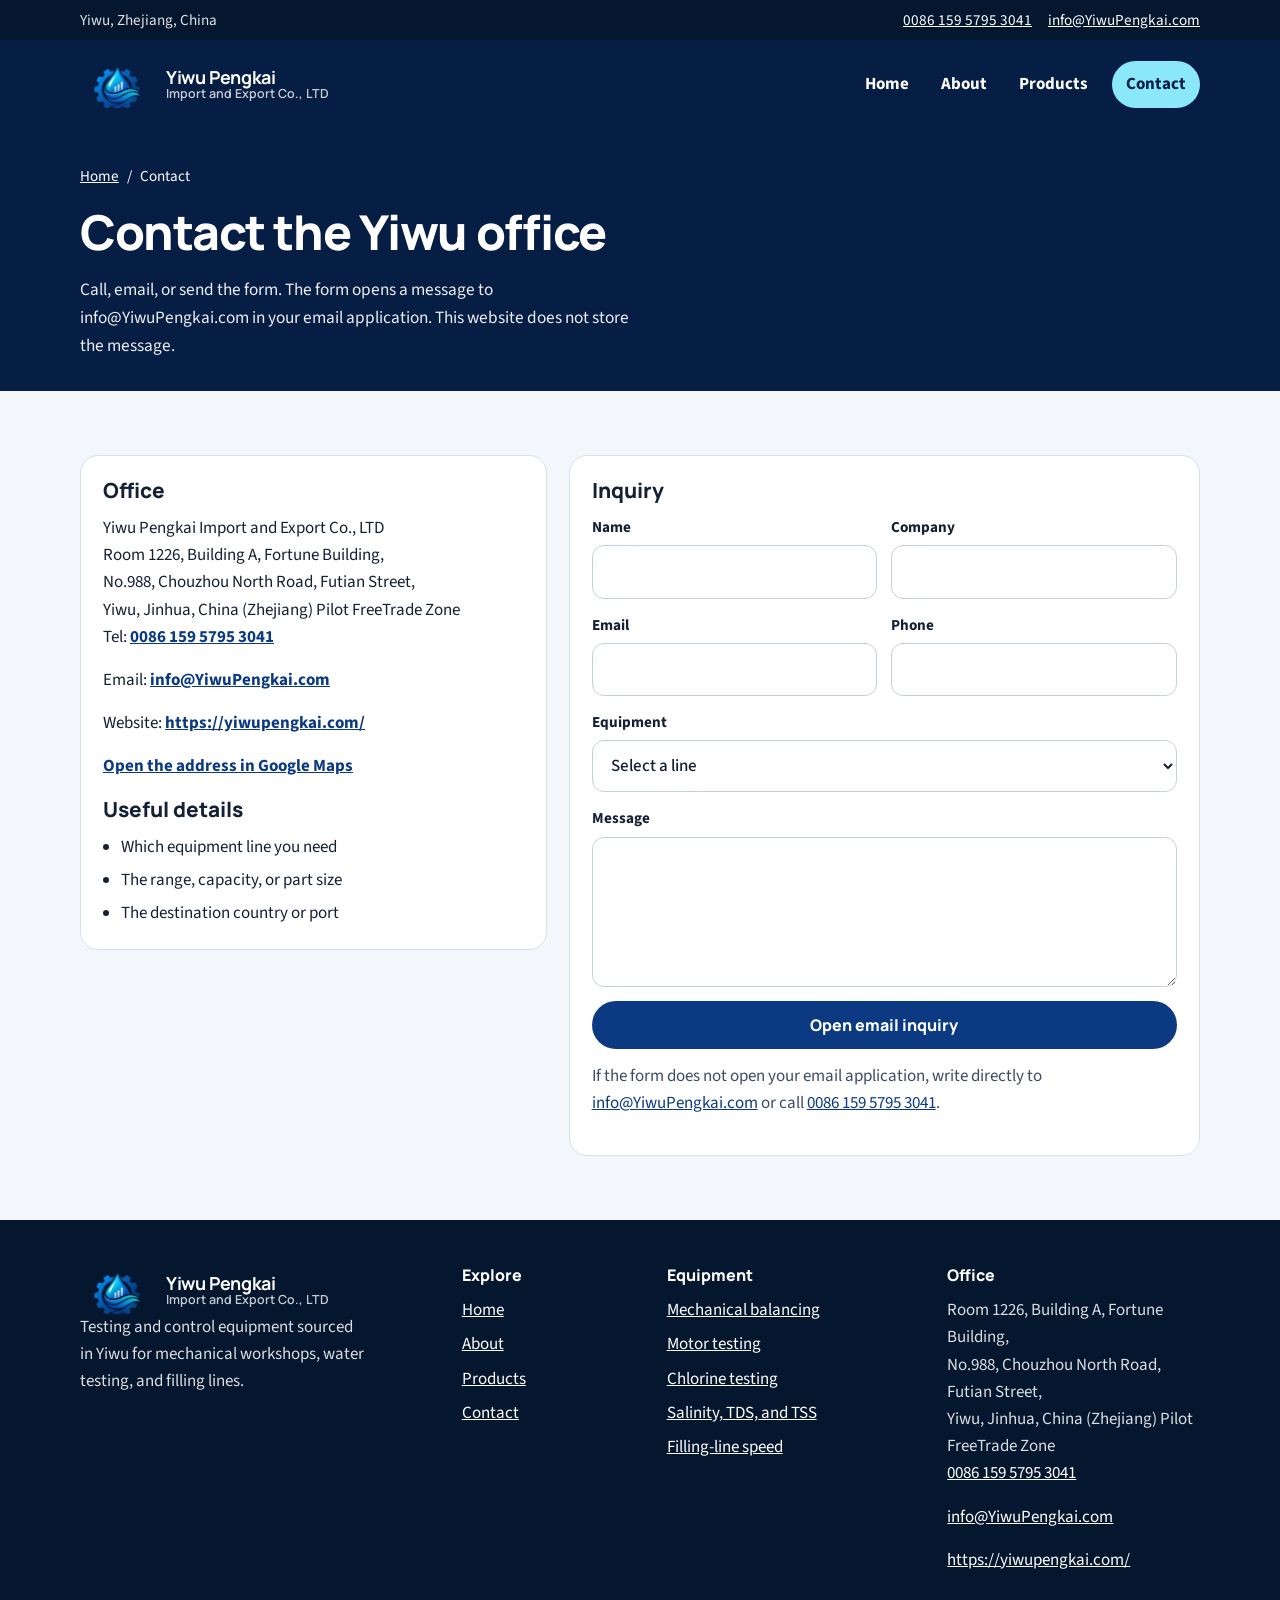
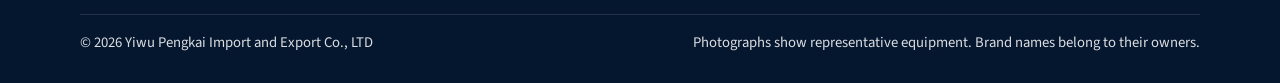
<file: contact.html>
<!DOCTYPE html>
<html lang="en">
<head>
  <meta charset="utf-8">
  <meta name="viewport" content="width=device-width, initial-scale=1">
  <title>Contact | Yiwu Pengkai Import and Export Co., LTD</title>
  <meta name="description" content="Contact Yiwu Pengkai Import and Export Co., LTD at Room 1226, Building A, Fortune Building, No.988, Chouzhou North Road, Futian Street, Yiwu. Tel 0086 159 5795 3041. Email info@YiwuPengkai.com.">
  <meta name="theme-color" content="#071e44">
  <link rel="icon" href="logo.png" type="image/png">
  <link rel="preconnect" href="https://fonts.googleapis.com">
  <link rel="preconnect" href="https://fonts.gstatic.com" crossorigin>
  <link href="https://fonts.googleapis.com/css2?family=Manrope:wght@500;600;700;800&family=Source+Sans+3:wght@400;500;600;700&display=swap" rel="stylesheet">
  <link rel="stylesheet" href="css/styles.css">
  <script type="application/ld+json">
  {
    "@context": "https://schema.org",
    "@type": "Organization",
    "name": "Yiwu Pengkai Import and Export Co., LTD",
    "url": "https://yiwupengkai.com/",
    "email": "info@YiwuPengkai.com",
    "telephone": "+86-159-5795-3041",
    "image": "logo.png",
    "address": {
      "@type": "PostalAddress",
      "streetAddress": "Room 1226, Building A, Fortune Building, No.988, Chouzhou North Road, Futian Street",
      "addressLocality": "Yiwu",
      "addressRegion": "Jinhua, Zhejiang",
      "addressCountry": "CN"
    }
  }
  </script>
</head>
<body>
  <a class="skip-link" href="#main">Skip to content</a>
  <div class="topbar">
    <div class="container topbar-inner">
      <p>Yiwu, Zhejiang, China</p>
      <p>
        <a href="tel:+8615957953041">0086 159 5795 3041</a>
        <a href="mailto:info@YiwuPengkai.com">info@YiwuPengkai.com</a>
      </p>
    </div>
  </div>
  <header class="site-header">
    <div class="container header-inner">
      <a class="brand" href="index.html">
        <img src="logo.png" alt="" width="640" height="640">
        <span class="brand-name">
          <strong>Yiwu Pengkai</strong>
          <small>Import and Export Co., LTD</small>
        </span>
      </a>
      <button class="nav-toggle" type="button" aria-expanded="false" aria-controls="site-nav">
        <span class="nav-toggle-bars" aria-hidden="true"></span>
        <span class="visually-hidden">Menu</span>
      </button>
      <nav id="site-nav" class="site-nav" aria-label="Primary">
        <a href="index.html">Home</a>
        <a href="about.html">About</a>
        <a href="products.html">Products</a>
        <a href="contact.html" class="nav-cta" aria-current="page">Contact</a>
      </nav>
    </div>
  </header>
  <main id="main">
    <header class="page-hero">
      <div class="container">
        <nav class="breadcrumb" aria-label="Breadcrumb">
          <a href="index.html">Home</a>
          <span aria-hidden="true">/</span>
          <span aria-current="page">Contact</span>
        </nav>
        <h1>Contact the Yiwu office</h1>
        <p class="lede">Call, email, or send the form. The form opens a message to info@YiwuPengkai.com in your email application. This website does not store the message.</p>
      </div>
    </header>
    <section class="section">
      <div class="container contact-grid">
        <article class="contact-card">
          <h2>Office</h2>
          <address>
            Yiwu Pengkai Import and Export Co., LTD<br>
            Room 1226, Building A, Fortune Building,<br>
            No.988, Chouzhou North Road, Futian Street,<br>
            Yiwu, Jinhua, China (Zhejiang) Pilot FreeTrade Zone
          </address>
          <p>Tel: <a href="tel:+8615957953041">0086 159 5795 3041</a></p>
          <p>Email: <a href="mailto:info@YiwuPengkai.com">info@YiwuPengkai.com</a></p>
          <p>Website: <a href="https://yiwupengkai.com/">https://yiwupengkai.com/</a></p>
          <p><a href="https://www.google.com/maps/search/?api=1&amp;query=Room%201226%2C%20Building%20A%2C%20Fortune%20Building%2C%20No.988%2C%20Chouzhou%20North%20Road%2C%20Futian%20Street%2C%20Yiwu%2C%20Jinhua%2C%20China%20(Zhejiang)%20Pilot%20FreeTrade%20Zone">Open the address in Google Maps</a></p>
          <h2>Useful details</h2>
          <ul class="plain-list">
            <li>Which equipment line you need</li>
            <li>The range, capacity, or part size</li>
            <li>The destination country or port</li>
          </ul>
        </article>
        <article class="form-card">
          <h2>Inquiry</h2>
          <form id="inquiry" action="mailto:info@YiwuPengkai.com" method="post" enctype="text/plain">
            <div class="form-grid">
              <label class="field">
                <span>Name</span>
                <input name="name" type="text" autocomplete="name" required>
              </label>
              <label class="field">
                <span>Company</span>
                <input name="company" type="text" autocomplete="organization">
              </label>
              <label class="field">
                <span>Email</span>
                <input name="email" type="email" autocomplete="email" required>
              </label>
              <label class="field">
                <span>Phone</span>
                <input name="phone" type="tel" autocomplete="tel">
              </label>
              <label class="field full">
                <span>Equipment</span>
                <select name="interest" required>
                  <option value="">Select a line</option>
                  <option value="balancing">Mechanical component balancing</option>
                  <option value="motor-testing">Motor testing and inspection</option>
                  <option value="chlorine">Water chlorine testing</option>
                  <option value="water-quality">Salinity, TDS, and TSS</option>
                  <option value="filling-line">Filling-line speed</option>
                  <option value="several">More than one line</option>
                  <option value="other">Other</option>
                </select>
              </label>
              <label class="field full">
                <span>Message</span>
                <textarea name="message" required></textarea>
              </label>
              <div class="field full">
                <button class="btn btn-navy" type="submit">Open email inquiry</button>
              </div>
              <p id="form-status" class="form-status full" role="status" hidden></p>
              <p class="form-note full">If the form does not open your email application, write directly to <a href="mailto:info@YiwuPengkai.com">info@YiwuPengkai.com</a> or call <a href="tel:+8615957953041">0086 159 5795 3041</a>.</p>
            </div>
          </form>
        </article>
      </div>
    </section>
  </main>
  <footer class="site-footer">
    <div class="container footer-grid">
      <div class="footer-brand">
        <a class="brand" href="index.html">
          <img src="logo.png" alt="" width="640" height="640">
          <span class="brand-name">
            <strong>Yiwu Pengkai</strong>
            <small>Import and Export Co., LTD</small>
          </span>
        </a>
        <p>Testing and control equipment sourced in Yiwu for mechanical workshops, water testing, and filling lines.</p>
      </div>
      <div>
        <h2>Explore</h2>
        <ul>
          <li><a href="index.html">Home</a></li>
          <li><a href="about.html">About</a></li>
          <li><a href="products.html">Products</a></li>
          <li><a href="contact.html">Contact</a></li>
        </ul>
      </div>
      <div>
        <h2>Equipment</h2>
        <ul>
          <li><a href="balancing.html">Mechanical balancing</a></li>
          <li><a href="motor-testing.html">Motor testing</a></li>
          <li><a href="chlorine-testing.html">Chlorine testing</a></li>
          <li><a href="water-quality.html">Salinity, TDS, and TSS</a></li>
          <li><a href="filling-line.html">Filling-line speed</a></li>
        </ul>
      </div>
      <div>
        <h2>Office</h2>
        <address>
          Room 1226, Building A, Fortune Building,<br>
          No.988, Chouzhou North Road, Futian Street,<br>
          Yiwu, Jinhua, China (Zhejiang) Pilot FreeTrade Zone
        </address>
        <p><a href="tel:+8615957953041">0086 159 5795 3041</a></p>
        <p><a href="mailto:info@YiwuPengkai.com">info@YiwuPengkai.com</a></p>
        <p><a href="https://yiwupengkai.com/">https://yiwupengkai.com/</a></p>
      </div>
    </div>
    <div class="container footer-base">
      <p>© 2026 Yiwu Pengkai Import and Export Co., LTD</p>
      <p>Photographs show representative equipment. Brand names belong to their owners.</p>
    </div>
  </footer>
  <script src="js/main.js"></script>
</body>
</html>
</file>
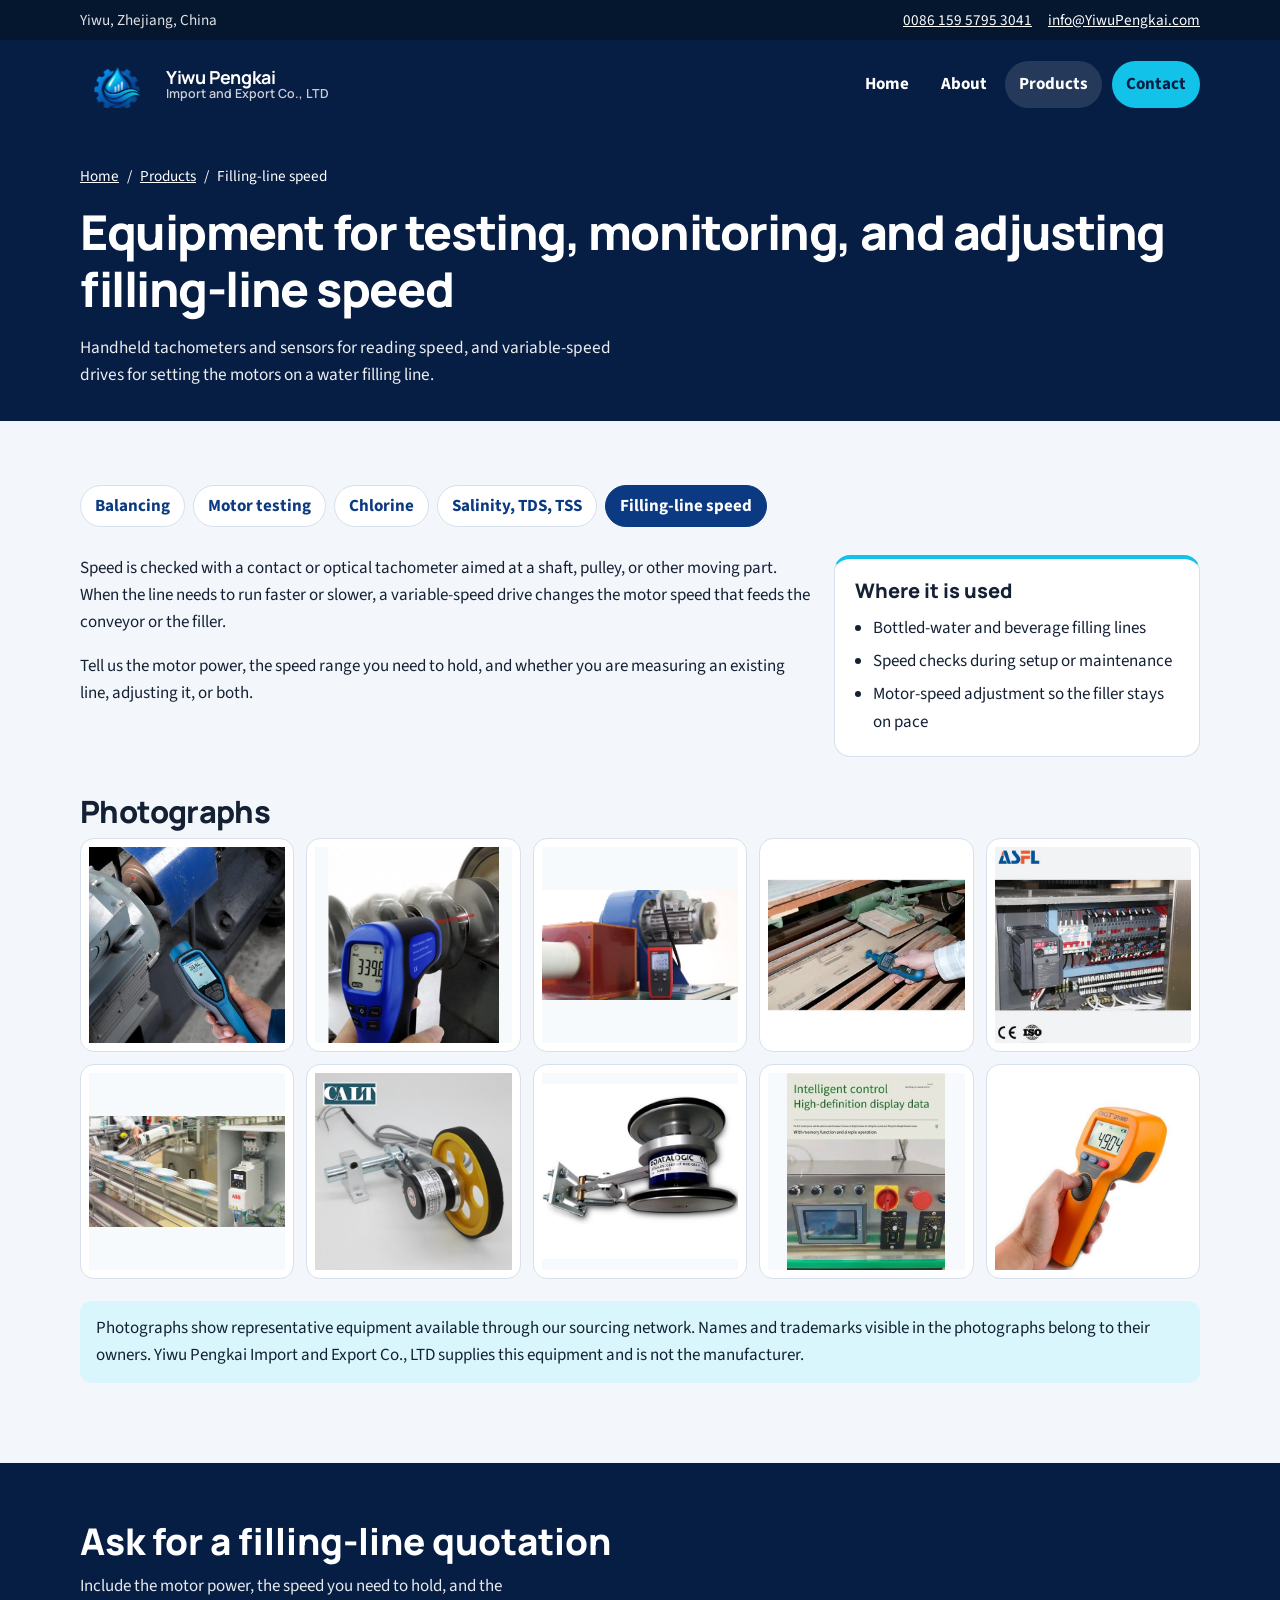
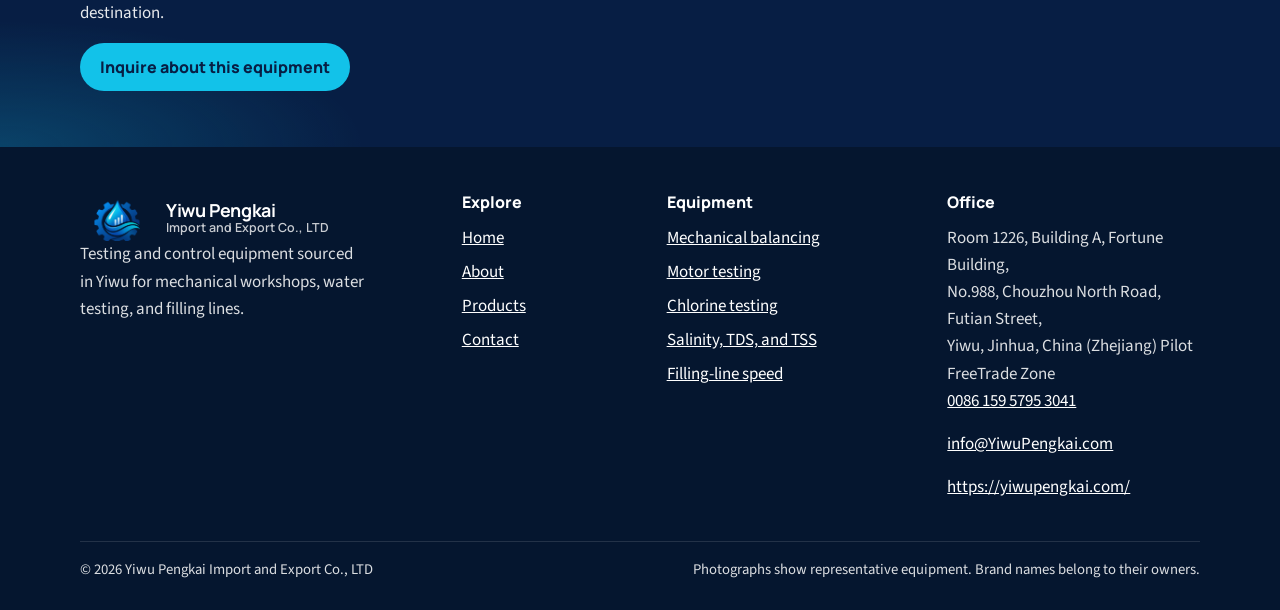
<file: filling-line.html>
<!DOCTYPE html>
<html lang="en">
<head>
  <meta charset="utf-8">
  <meta name="viewport" content="width=device-width, initial-scale=1">
  <title>Filling-Line Speed Testing and Control | Yiwu Pengkai</title>
  <meta name="description" content="Tachometers, sensors, and drives for testing, monitoring, and adjusting the speed of water filling lines, supplied by Yiwu Pengkai.">
  <meta name="theme-color" content="#071e44">
  <link rel="icon" href="logo.png" type="image/png">
  <link rel="preconnect" href="https://fonts.googleapis.com">
  <link rel="preconnect" href="https://fonts.gstatic.com" crossorigin>
  <link href="https://fonts.googleapis.com/css2?family=Manrope:wght@500;600;700;800&family=Source+Sans+3:wght@400;500;600;700&display=swap" rel="stylesheet">
  <link rel="stylesheet" href="css/styles.css">
  <script type="application/ld+json">
  {
    "@context": "https://schema.org",
    "@type": "Organization",
    "name": "Yiwu Pengkai Import and Export Co., LTD",
    "url": "https://yiwupengkai.com/",
    "email": "info@YiwuPengkai.com",
    "telephone": "+86-159-5795-3041",
    "address": {
      "@type": "PostalAddress",
      "streetAddress": "Room 1226, Building A, Fortune Building, No.988, Chouzhou North Road, Futian Street",
      "addressLocality": "Yiwu",
      "addressRegion": "Jinhua, Zhejiang",
      "addressCountry": "CN"
    }
  }
  </script>
</head>
<body>
  <a class="skip-link" href="#main">Skip to content</a>
  <div class="topbar">
    <div class="container topbar-inner">
      <p>Yiwu, Zhejiang, China</p>
      <p>
        <a href="tel:+8615957953041">0086 159 5795 3041</a>
        <a href="mailto:info@YiwuPengkai.com">info@YiwuPengkai.com</a>
      </p>
    </div>
  </div>
  <header class="site-header">
    <div class="container header-inner">
      <a class="brand" href="index.html">
        <img src="logo.png" alt="" width="640" height="640">
        <span class="brand-name">
          <strong>Yiwu Pengkai</strong>
          <small>Import and Export Co., LTD</small>
        </span>
      </a>
      <button class="nav-toggle" type="button" aria-expanded="false" aria-controls="site-nav">
        <span class="nav-toggle-bars" aria-hidden="true"></span>
        <span class="visually-hidden">Menu</span>
      </button>
      <nav id="site-nav" class="site-nav" aria-label="Primary">
        <a href="index.html">Home</a>
        <a href="about.html">About</a>
        <a href="products.html" aria-current="page">Products</a>
        <a href="contact.html" class="nav-cta">Contact</a>
      </nav>
    </div>
  </header>
  <main id="main">
    <header class="page-hero">
      <div class="container">
        <nav class="breadcrumb" aria-label="Breadcrumb">
          <a href="index.html">Home</a>
          <span aria-hidden="true">/</span>
          <a href="products.html">Products</a>
          <span aria-hidden="true">/</span>
          <span aria-current="page">Filling-line speed</span>
        </nav>
        <h1>Equipment for testing, monitoring, and adjusting filling-line speed</h1>
        <p class="lede">Handheld tachometers and sensors for reading speed, and variable-speed drives for setting the motors on a water filling line.</p>
      </div>
    </header>
    <section class="section">
      <div class="container">
        <ul class="line-nav">
          <li><a href="balancing.html">Balancing</a></li>
          <li><a href="motor-testing.html">Motor testing</a></li>
          <li><a href="chlorine-testing.html">Chlorine</a></li>
          <li><a href="water-quality.html">Salinity, TDS, TSS</a></li>
          <li><a href="filling-line.html" aria-current="page">Filling-line speed</a></li>
        </ul>
        <div class="detail">
          <div>
            <p>Speed is checked with a contact or optical tachometer aimed at a shaft, pulley, or other moving part. When the line needs to run faster or slower, a variable-speed drive changes the motor speed that feeds the conveyor or the filler.</p>
            <p>Tell us the motor power, the speed range you need to hold, and whether you are measuring an existing line, adjusting it, or both.</p>
          </div>
          <aside class="sidecard">
            <h2>Where it is used</h2>
            <ul class="plain-list">
              <li>Bottled-water and beverage filling lines</li>
              <li>Speed checks during setup or maintenance</li>
              <li>Motor-speed adjustment so the filler stays on pace</li>
            </ul>
          </aside>
        </div>
        <h2 class="block-title">Photographs</h2>
        <ul class="gallery">
          <li><button class="gallery-item" type="button"><img src="05_Filling_Line_Speed_Testing_and_Control/Photo_01.jpg" alt="Handheld tachometer reading rotational speed, photograph 1 of 10" loading="lazy"></button></li>
          <li><button class="gallery-item" type="button"><img src="05_Filling_Line_Speed_Testing_and_Control/Photo_02.jpg" alt="Filling-line speed testing or control equipment, photograph 2 of 10" loading="lazy"></button></li>
          <li><button class="gallery-item" type="button"><img src="05_Filling_Line_Speed_Testing_and_Control/Photo_03.jpg" alt="Filling-line speed testing or control equipment, photograph 3 of 10" loading="lazy"></button></li>
          <li><button class="gallery-item" type="button"><img src="05_Filling_Line_Speed_Testing_and_Control/Photo_04.jpg" alt="Filling-line speed testing or control equipment, photograph 4 of 10" loading="lazy"></button></li>
          <li><button class="gallery-item" type="button"><img src="05_Filling_Line_Speed_Testing_and_Control/Photo_05.jpg" alt="Filling-line speed testing or control equipment, photograph 5 of 10" loading="lazy"></button></li>
          <li><button class="gallery-item" type="button"><img src="05_Filling_Line_Speed_Testing_and_Control/Photo_06.jpg" alt="Filling line beside a variable-speed drive, photograph 6 of 10" loading="lazy"></button></li>
          <li><button class="gallery-item" type="button"><img src="05_Filling_Line_Speed_Testing_and_Control/Photo_07.jpg" alt="Filling-line speed testing or control equipment, photograph 7 of 10" loading="lazy"></button></li>
          <li><button class="gallery-item" type="button"><img src="05_Filling_Line_Speed_Testing_and_Control/Photo_08.jpg" alt="Filling-line speed testing or control equipment, photograph 8 of 10" loading="lazy"></button></li>
          <li><button class="gallery-item" type="button"><img src="05_Filling_Line_Speed_Testing_and_Control/Photo_09.jpg" alt="Filling-line speed testing or control equipment, photograph 9 of 10" loading="lazy"></button></li>
          <li><button class="gallery-item" type="button"><img src="05_Filling_Line_Speed_Testing_and_Control/Photo_10.jpg" alt="Filling-line speed testing or control equipment, photograph 10 of 10" loading="lazy"></button></li>
        </ul>
        <p class="notice">Photographs show representative equipment available through our sourcing network. Names and trademarks visible in the photographs belong to their owners. Yiwu Pengkai Import and Export Co., LTD supplies this equipment and is not the manufacturer.</p>
      </div>
    </section>
    <section class="cta-band">
      <div class="container">
        <h2>Ask for a filling-line quotation</h2>
        <p>Include the motor power, the speed you need to hold, and the destination.</p>
        <a class="btn btn-cyan" href="contact.html?interest=filling-line">Inquire about this equipment</a>
      </div>
    </section>
  </main>
  <dialog class="lightbox" aria-label="Enlarged photograph">
    <button class="lightbox-close" type="button" data-close>Close</button>
    <img alt="">
  </dialog>
  <footer class="site-footer">
    <div class="container footer-grid">
      <div class="footer-brand">
        <a class="brand" href="index.html">
          <img src="logo.png" alt="" width="640" height="640">
          <span class="brand-name">
            <strong>Yiwu Pengkai</strong>
            <small>Import and Export Co., LTD</small>
          </span>
        </a>
        <p>Testing and control equipment sourced in Yiwu for mechanical workshops, water testing, and filling lines.</p>
      </div>
      <div>
        <h2>Explore</h2>
        <ul>
          <li><a href="index.html">Home</a></li>
          <li><a href="about.html">About</a></li>
          <li><a href="products.html">Products</a></li>
          <li><a href="contact.html">Contact</a></li>
        </ul>
      </div>
      <div>
        <h2>Equipment</h2>
        <ul>
          <li><a href="balancing.html">Mechanical balancing</a></li>
          <li><a href="motor-testing.html">Motor testing</a></li>
          <li><a href="chlorine-testing.html">Chlorine testing</a></li>
          <li><a href="water-quality.html">Salinity, TDS, and TSS</a></li>
          <li><a href="filling-line.html">Filling-line speed</a></li>
        </ul>
      </div>
      <div>
        <h2>Office</h2>
        <address>
          Room 1226, Building A, Fortune Building,<br>
          No.988, Chouzhou North Road, Futian Street,<br>
          Yiwu, Jinhua, China (Zhejiang) Pilot FreeTrade Zone
        </address>
        <p><a href="tel:+8615957953041">0086 159 5795 3041</a></p>
        <p><a href="mailto:info@YiwuPengkai.com">info@YiwuPengkai.com</a></p>
        <p><a href="https://yiwupengkai.com/">https://yiwupengkai.com/</a></p>
      </div>
    </div>
    <div class="container footer-base">
      <p>© 2026 Yiwu Pengkai Import and Export Co., LTD</p>
      <p>Photographs show representative equipment. Brand names belong to their owners.</p>
    </div>
  </footer>
  <script src="js/main.js"></script>
</body>
</html>
</file>
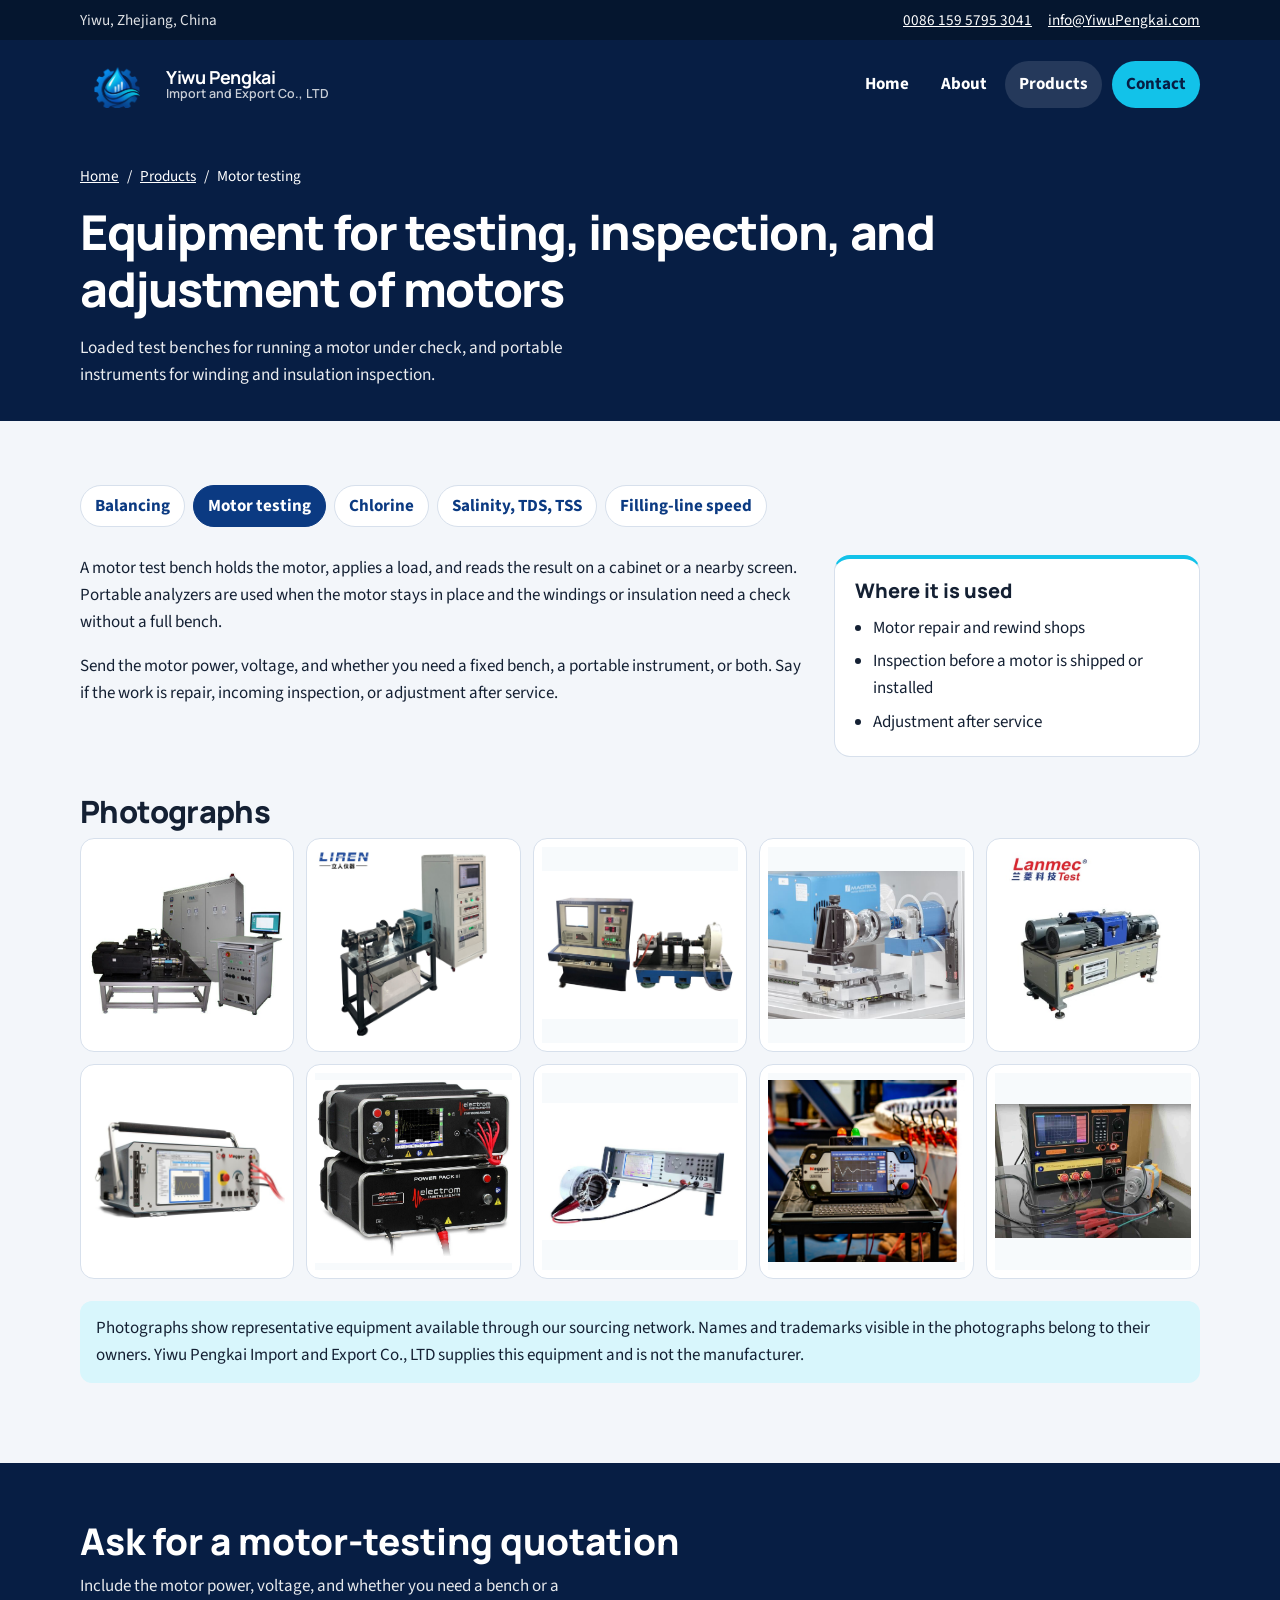
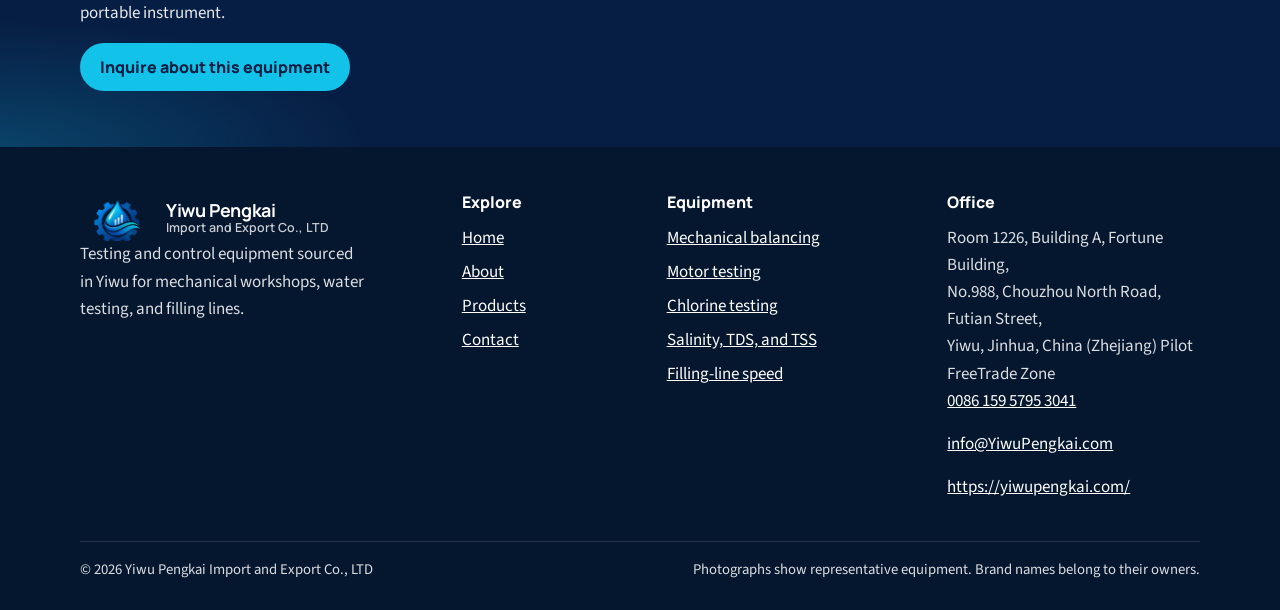
<file: motor-testing.html>
<!DOCTYPE html>
<html lang="en">
<head>
  <meta charset="utf-8">
  <meta name="viewport" content="width=device-width, initial-scale=1">
  <title>Motor Testing and Inspection | Yiwu Pengkai</title>
  <meta name="description" content="Motor test benches and inspection instruments for testing, inspecting, and adjusting motors, supplied by Yiwu Pengkai from Yiwu, Zhejiang.">
  <meta name="theme-color" content="#071e44">
  <link rel="icon" href="logo.png" type="image/png">
  <link rel="preconnect" href="https://fonts.googleapis.com">
  <link rel="preconnect" href="https://fonts.gstatic.com" crossorigin>
  <link href="https://fonts.googleapis.com/css2?family=Manrope:wght@500;600;700;800&family=Source+Sans+3:wght@400;500;600;700&display=swap" rel="stylesheet">
  <link rel="stylesheet" href="css/styles.css">
  <script type="application/ld+json">
  {
    "@context": "https://schema.org",
    "@type": "Organization",
    "name": "Yiwu Pengkai Import and Export Co., LTD",
    "url": "https://yiwupengkai.com/",
    "email": "info@YiwuPengkai.com",
    "telephone": "+86-159-5795-3041",
    "address": {
      "@type": "PostalAddress",
      "streetAddress": "Room 1226, Building A, Fortune Building, No.988, Chouzhou North Road, Futian Street",
      "addressLocality": "Yiwu",
      "addressRegion": "Jinhua, Zhejiang",
      "addressCountry": "CN"
    }
  }
  </script>
</head>
<body>
  <a class="skip-link" href="#main">Skip to content</a>
  <div class="topbar">
    <div class="container topbar-inner">
      <p>Yiwu, Zhejiang, China</p>
      <p>
        <a href="tel:+8615957953041">0086 159 5795 3041</a>
        <a href="mailto:info@YiwuPengkai.com">info@YiwuPengkai.com</a>
      </p>
    </div>
  </div>
  <header class="site-header">
    <div class="container header-inner">
      <a class="brand" href="index.html">
        <img src="logo.png" alt="" width="640" height="640">
        <span class="brand-name">
          <strong>Yiwu Pengkai</strong>
          <small>Import and Export Co., LTD</small>
        </span>
      </a>
      <button class="nav-toggle" type="button" aria-expanded="false" aria-controls="site-nav">
        <span class="nav-toggle-bars" aria-hidden="true"></span>
        <span class="visually-hidden">Menu</span>
      </button>
      <nav id="site-nav" class="site-nav" aria-label="Primary">
        <a href="index.html">Home</a>
        <a href="about.html">About</a>
        <a href="products.html" aria-current="page">Products</a>
        <a href="contact.html" class="nav-cta">Contact</a>
      </nav>
    </div>
  </header>
  <main id="main">
    <header class="page-hero">
      <div class="container">
        <nav class="breadcrumb" aria-label="Breadcrumb">
          <a href="index.html">Home</a>
          <span aria-hidden="true">/</span>
          <a href="products.html">Products</a>
          <span aria-hidden="true">/</span>
          <span aria-current="page">Motor testing</span>
        </nav>
        <h1>Equipment for testing, inspection, and adjustment of motors</h1>
        <p class="lede">Loaded test benches for running a motor under check, and portable instruments for winding and insulation inspection.</p>
      </div>
    </header>
    <section class="section">
      <div class="container">
        <ul class="line-nav">
          <li><a href="balancing.html">Balancing</a></li>
          <li><a href="motor-testing.html" aria-current="page">Motor testing</a></li>
          <li><a href="chlorine-testing.html">Chlorine</a></li>
          <li><a href="water-quality.html">Salinity, TDS, TSS</a></li>
          <li><a href="filling-line.html">Filling-line speed</a></li>
        </ul>
        <div class="detail">
          <div>
            <p>A motor test bench holds the motor, applies a load, and reads the result on a cabinet or a nearby screen. Portable analyzers are used when the motor stays in place and the windings or insulation need a check without a full bench.</p>
            <p>Send the motor power, voltage, and whether you need a fixed bench, a portable instrument, or both. Say if the work is repair, incoming inspection, or adjustment after service.</p>
          </div>
          <aside class="sidecard">
            <h2>Where it is used</h2>
            <ul class="plain-list">
              <li>Motor repair and rewind shops</li>
              <li>Inspection before a motor is shipped or installed</li>
              <li>Adjustment after service</li>
            </ul>
          </aside>
        </div>
        <h2 class="block-title">Photographs</h2>
        <ul class="gallery">
          <li><button class="gallery-item" type="button"><img src="02_Motor_Testing_and_Inspection/Photo_01.jpg" alt="Motor test bench with a control cabinet and screen, photograph 1 of 10" loading="lazy"></button></li>
          <li><button class="gallery-item" type="button"><img src="02_Motor_Testing_and_Inspection/Photo_02.jpg" alt="Motor testing and inspection equipment, photograph 2 of 10" loading="lazy"></button></li>
          <li><button class="gallery-item" type="button"><img src="02_Motor_Testing_and_Inspection/Photo_03.jpg" alt="Motor testing and inspection equipment, photograph 3 of 10" loading="lazy"></button></li>
          <li><button class="gallery-item" type="button"><img src="02_Motor_Testing_and_Inspection/Photo_04.jpg" alt="Motor testing and inspection equipment, photograph 4 of 10" loading="lazy"></button></li>
          <li><button class="gallery-item" type="button"><img src="02_Motor_Testing_and_Inspection/Photo_05.jpg" alt="Motor testing and inspection equipment, photograph 5 of 10" loading="lazy"></button></li>
          <li><button class="gallery-item" type="button"><img src="02_Motor_Testing_and_Inspection/Photo_06.jpg" alt="Motor testing and inspection equipment, photograph 6 of 10" loading="lazy"></button></li>
          <li><button class="gallery-item" type="button"><img src="02_Motor_Testing_and_Inspection/Photo_07.jpg" alt="Portable winding analyzer with a power pack, photograph 7 of 10" loading="lazy"></button></li>
          <li><button class="gallery-item" type="button"><img src="02_Motor_Testing_and_Inspection/Photo_08.jpg" alt="Motor testing and inspection equipment, photograph 8 of 10" loading="lazy"></button></li>
          <li><button class="gallery-item" type="button"><img src="02_Motor_Testing_and_Inspection/Photo_09.jpg" alt="Motor testing and inspection equipment, photograph 9 of 10" loading="lazy"></button></li>
          <li><button class="gallery-item" type="button"><img src="02_Motor_Testing_and_Inspection/Photo_10.jpg" alt="Motor testing and inspection equipment, photograph 10 of 10" loading="lazy"></button></li>
        </ul>
        <p class="notice">Photographs show representative equipment available through our sourcing network. Names and trademarks visible in the photographs belong to their owners. Yiwu Pengkai Import and Export Co., LTD supplies this equipment and is not the manufacturer.</p>
      </div>
    </section>
    <section class="cta-band">
      <div class="container">
        <h2>Ask for a motor-testing quotation</h2>
        <p>Include the motor power, voltage, and whether you need a bench or a portable instrument.</p>
        <a class="btn btn-cyan" href="contact.html?interest=motor-testing">Inquire about this equipment</a>
      </div>
    </section>
  </main>
  <dialog class="lightbox" aria-label="Enlarged photograph">
    <button class="lightbox-close" type="button" data-close>Close</button>
    <img alt="">
  </dialog>
  <footer class="site-footer">
    <div class="container footer-grid">
      <div class="footer-brand">
        <a class="brand" href="index.html">
          <img src="logo.png" alt="" width="640" height="640">
          <span class="brand-name">
            <strong>Yiwu Pengkai</strong>
            <small>Import and Export Co., LTD</small>
          </span>
        </a>
        <p>Testing and control equipment sourced in Yiwu for mechanical workshops, water testing, and filling lines.</p>
      </div>
      <div>
        <h2>Explore</h2>
        <ul>
          <li><a href="index.html">Home</a></li>
          <li><a href="about.html">About</a></li>
          <li><a href="products.html">Products</a></li>
          <li><a href="contact.html">Contact</a></li>
        </ul>
      </div>
      <div>
        <h2>Equipment</h2>
        <ul>
          <li><a href="balancing.html">Mechanical balancing</a></li>
          <li><a href="motor-testing.html">Motor testing</a></li>
          <li><a href="chlorine-testing.html">Chlorine testing</a></li>
          <li><a href="water-quality.html">Salinity, TDS, and TSS</a></li>
          <li><a href="filling-line.html">Filling-line speed</a></li>
        </ul>
      </div>
      <div>
        <h2>Office</h2>
        <address>
          Room 1226, Building A, Fortune Building,<br>
          No.988, Chouzhou North Road, Futian Street,<br>
          Yiwu, Jinhua, China (Zhejiang) Pilot FreeTrade Zone
        </address>
        <p><a href="tel:+8615957953041">0086 159 5795 3041</a></p>
        <p><a href="mailto:info@YiwuPengkai.com">info@YiwuPengkai.com</a></p>
        <p><a href="https://yiwupengkai.com/">https://yiwupengkai.com/</a></p>
      </div>
    </div>
    <div class="container footer-base">
      <p>© 2026 Yiwu Pengkai Import and Export Co., LTD</p>
      <p>Photographs show representative equipment. Brand names belong to their owners.</p>
    </div>
  </footer>
  <script src="js/main.js"></script>
</body>
</html>
</file>
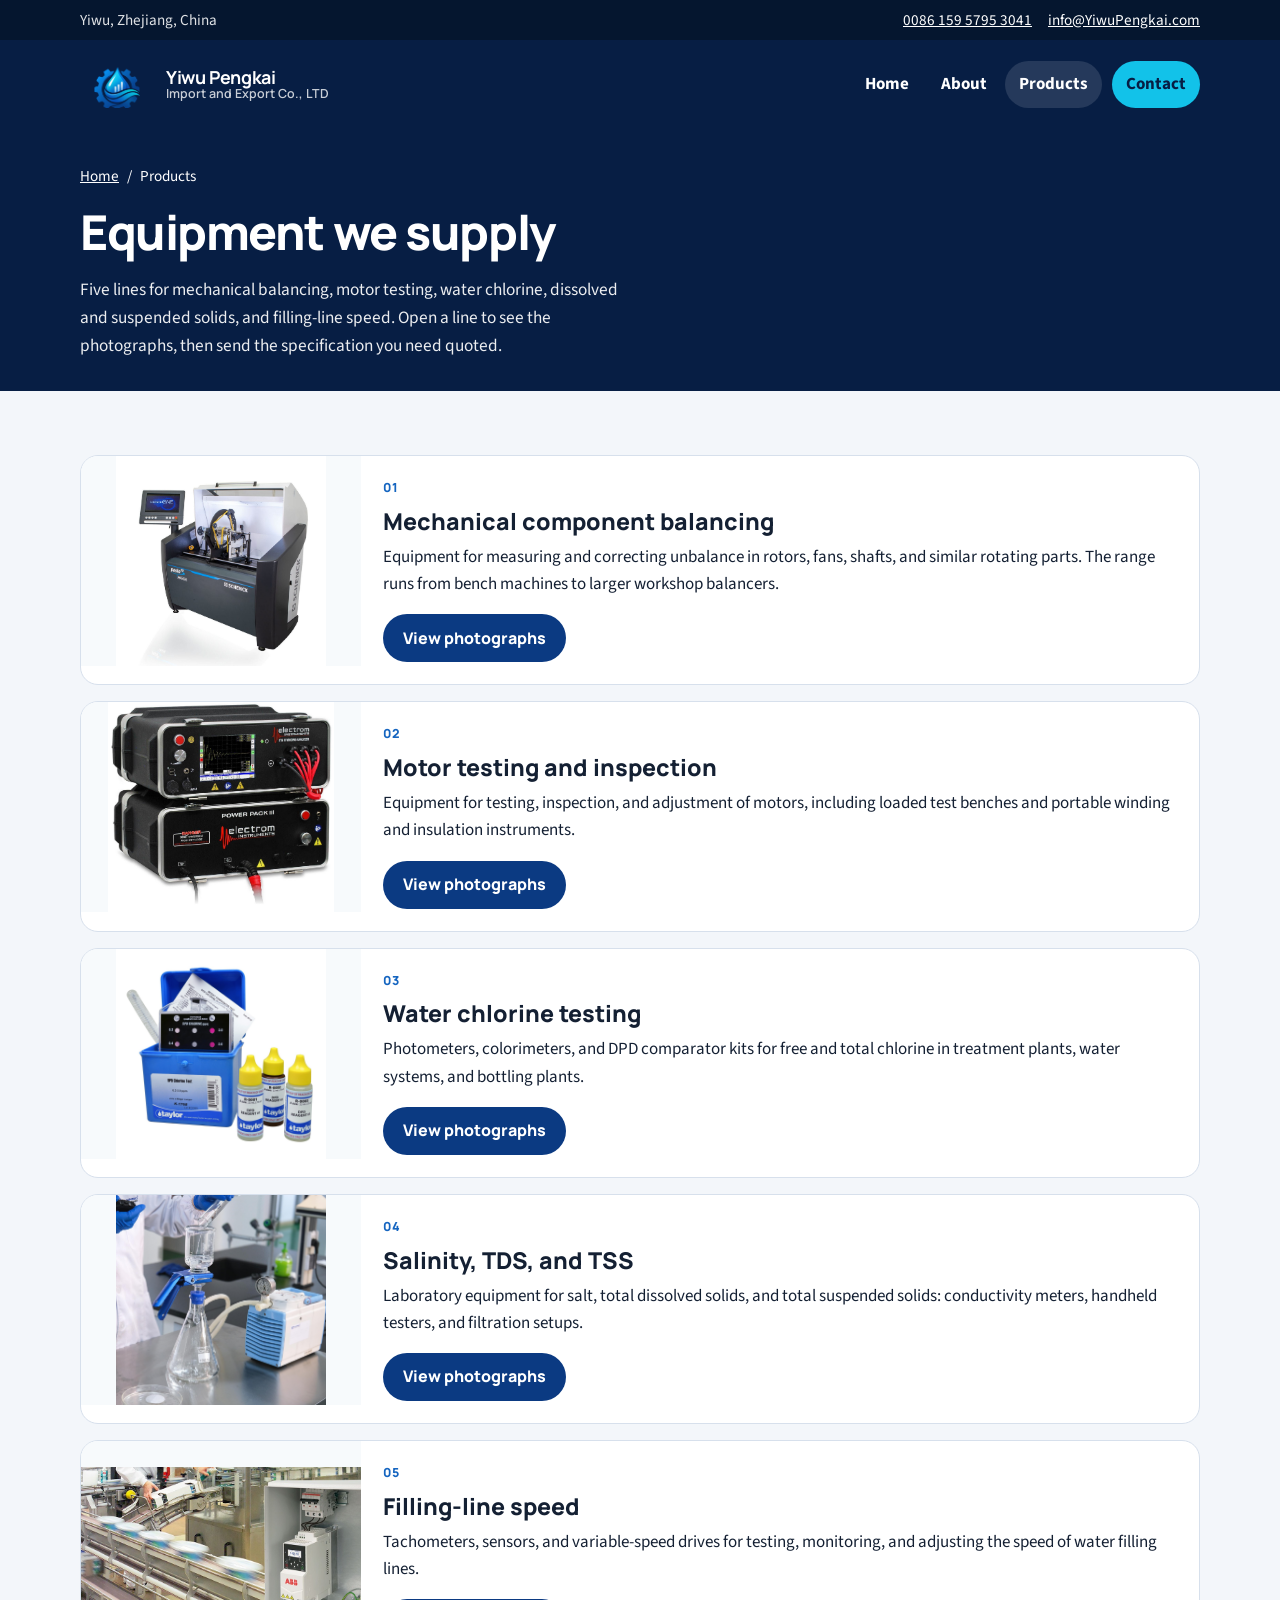
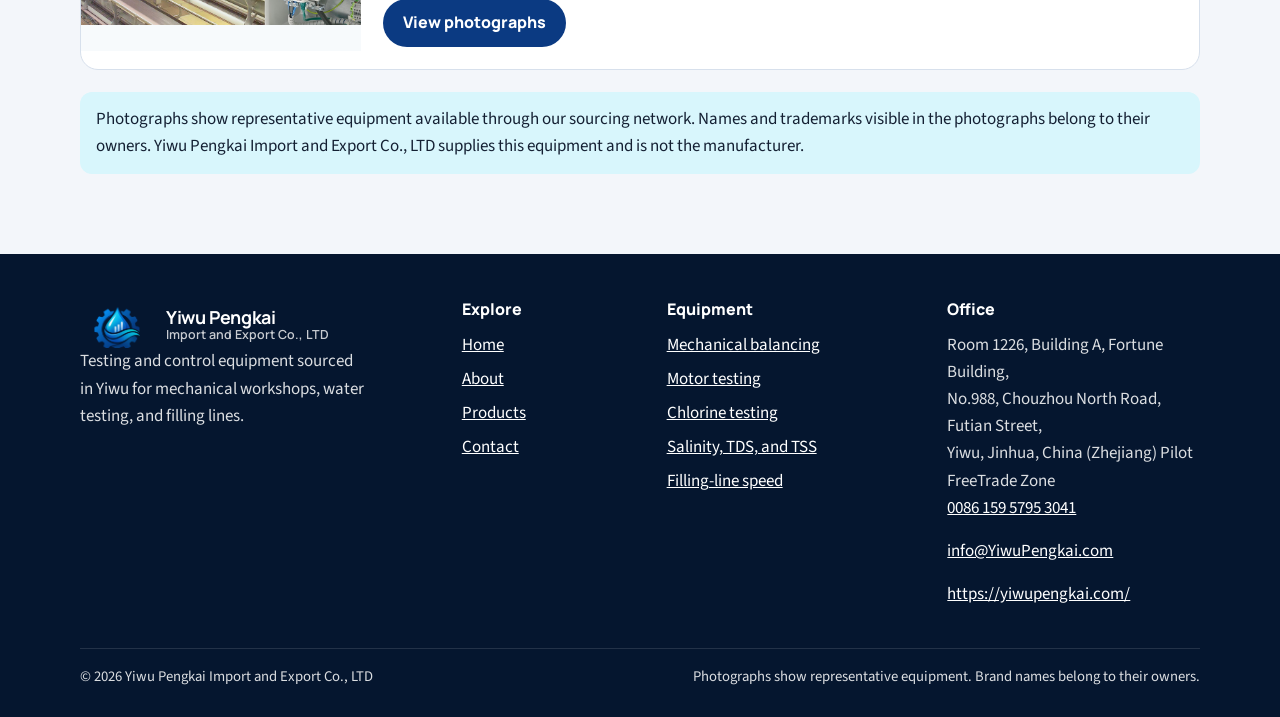
<file: products.html>
<!DOCTYPE html>
<html lang="en">
<head>
  <meta charset="utf-8">
  <meta name="viewport" content="width=device-width, initial-scale=1">
  <title>Products | Yiwu Pengkai Import and Export Co., LTD</title>
  <meta name="description" content="Balancing machines, motor test equipment, chlorine testers, salinity and solids instruments, and filling-line speed equipment from Yiwu Pengkai.">
  <meta name="theme-color" content="#071e44">
  <link rel="icon" href="logo.png" type="image/png">
  <link rel="preconnect" href="https://fonts.googleapis.com">
  <link rel="preconnect" href="https://fonts.gstatic.com" crossorigin>
  <link href="https://fonts.googleapis.com/css2?family=Manrope:wght@500;600;700;800&family=Source+Sans+3:wght@400;500;600;700&display=swap" rel="stylesheet">
  <link rel="stylesheet" href="css/styles.css">
  <script type="application/ld+json">
  {
    "@context": "https://schema.org",
    "@type": "Organization",
    "name": "Yiwu Pengkai Import and Export Co., LTD",
    "url": "https://yiwupengkai.com/",
    "email": "info@YiwuPengkai.com",
    "telephone": "+86-159-5795-3041",
    "image": "logo.png",
    "address": {
      "@type": "PostalAddress",
      "streetAddress": "Room 1226, Building A, Fortune Building, No.988, Chouzhou North Road, Futian Street",
      "addressLocality": "Yiwu",
      "addressRegion": "Jinhua, Zhejiang",
      "addressCountry": "CN"
    }
  }
  </script>
</head>
<body>
  <a class="skip-link" href="#main">Skip to content</a>
  <div class="topbar">
    <div class="container topbar-inner">
      <p>Yiwu, Zhejiang, China</p>
      <p>
        <a href="tel:+8615957953041">0086 159 5795 3041</a>
        <a href="mailto:info@YiwuPengkai.com">info@YiwuPengkai.com</a>
      </p>
    </div>
  </div>
  <header class="site-header">
    <div class="container header-inner">
      <a class="brand" href="index.html">
        <img src="logo.png" alt="" width="640" height="640">
        <span class="brand-name">
          <strong>Yiwu Pengkai</strong>
          <small>Import and Export Co., LTD</small>
        </span>
      </a>
      <button class="nav-toggle" type="button" aria-expanded="false" aria-controls="site-nav">
        <span class="nav-toggle-bars" aria-hidden="true"></span>
        <span class="visually-hidden">Menu</span>
      </button>
      <nav id="site-nav" class="site-nav" aria-label="Primary">
        <a href="index.html">Home</a>
        <a href="about.html">About</a>
        <a href="products.html" aria-current="page">Products</a>
        <a href="contact.html" class="nav-cta">Contact</a>
      </nav>
    </div>
  </header>
  <main id="main">
    <header class="page-hero">
      <div class="container">
        <nav class="breadcrumb" aria-label="Breadcrumb">
          <a href="index.html">Home</a>
          <span aria-hidden="true">/</span>
          <span aria-current="page">Products</span>
        </nav>
        <h1>Equipment we supply</h1>
        <p class="lede">Five lines for mechanical balancing, motor testing, water chlorine, dissolved and suspended solids, and filling-line speed. Open a line to see the photographs, then send the specification you need quoted.</p>
      </div>
    </header>
    <section class="section">
      <div class="container">
        <div class="catalog-list">
          <article class="catalog-row">
            <img src="01_Mechanical_Component_Balancing/Photo_01.jpg" alt="Balancing machine for mechanical components">
            <div class="catalog-copy">
              <p class="kicker">01</p>
              <h2><a href="balancing.html">Mechanical component balancing</a></h2>
              <p>Equipment for measuring and correcting unbalance in rotors, fans, shafts, and similar rotating parts. The range runs from bench machines to larger workshop balancers.</p>
              <a class="btn btn-navy" href="balancing.html">View photographs</a>
            </div>
          </article>
          <article class="catalog-row">
            <img src="02_Motor_Testing_and_Inspection/Photo_07.jpg" alt="Portable instrument for motor winding analysis">
            <div class="catalog-copy">
              <p class="kicker">02</p>
              <h2><a href="motor-testing.html">Motor testing and inspection</a></h2>
              <p>Equipment for testing, inspection, and adjustment of motors, including loaded test benches and portable winding and insulation instruments.</p>
              <a class="btn btn-navy" href="motor-testing.html">View photographs</a>
            </div>
          </article>
          <article class="catalog-row">
            <img src="03_Water_Chlorine_Testing/Photo_06.jpg" alt="DPD chlorine comparator kit with reagent bottles">
            <div class="catalog-copy">
              <p class="kicker">03</p>
              <h2><a href="chlorine-testing.html">Water chlorine testing</a></h2>
              <p>Photometers, colorimeters, and DPD comparator kits for free and total chlorine in treatment plants, water systems, and bottling plants.</p>
              <a class="btn btn-navy" href="chlorine-testing.html">View photographs</a>
            </div>
          </article>
          <article class="catalog-row">
            <img src="04_Water_Salinity_TDS_and_TSS_Testing/Photo_10.jpg" alt="Vacuum filtration setup used for suspended solids testing">
            <div class="catalog-copy">
              <p class="kicker">04</p>
              <h2><a href="water-quality.html">Salinity, TDS, and TSS</a></h2>
              <p>Laboratory equipment for salt, total dissolved solids, and total suspended solids: conductivity meters, handheld testers, and filtration setups.</p>
              <a class="btn btn-navy" href="water-quality.html">View photographs</a>
            </div>
          </article>
          <article class="catalog-row">
            <img src="05_Filling_Line_Speed_Testing_and_Control/Photo_06.jpg" alt="Filling line beside a variable-speed drive">
            <div class="catalog-copy">
              <p class="kicker">05</p>
              <h2><a href="filling-line.html">Filling-line speed</a></h2>
              <p>Tachometers, sensors, and variable-speed drives for testing, monitoring, and adjusting the speed of water filling lines.</p>
              <a class="btn btn-navy" href="filling-line.html">View photographs</a>
            </div>
          </article>
        </div>
        <p class="notice">Photographs show representative equipment available through our sourcing network. Names and trademarks visible in the photographs belong to their owners. Yiwu Pengkai Import and Export Co., LTD supplies this equipment and is not the manufacturer.</p>
      </div>
    </section>
  </main>
  <footer class="site-footer">
    <div class="container footer-grid">
      <div class="footer-brand">
        <a class="brand" href="index.html">
          <img src="logo.png" alt="" width="640" height="640">
          <span class="brand-name">
            <strong>Yiwu Pengkai</strong>
            <small>Import and Export Co., LTD</small>
          </span>
        </a>
        <p>Testing and control equipment sourced in Yiwu for mechanical workshops, water testing, and filling lines.</p>
      </div>
      <div>
        <h2>Explore</h2>
        <ul>
          <li><a href="index.html">Home</a></li>
          <li><a href="about.html">About</a></li>
          <li><a href="products.html">Products</a></li>
          <li><a href="contact.html">Contact</a></li>
        </ul>
      </div>
      <div>
        <h2>Equipment</h2>
        <ul>
          <li><a href="balancing.html">Mechanical balancing</a></li>
          <li><a href="motor-testing.html">Motor testing</a></li>
          <li><a href="chlorine-testing.html">Chlorine testing</a></li>
          <li><a href="water-quality.html">Salinity, TDS, and TSS</a></li>
          <li><a href="filling-line.html">Filling-line speed</a></li>
        </ul>
      </div>
      <div>
        <h2>Office</h2>
        <address>
          Room 1226, Building A, Fortune Building,<br>
          No.988, Chouzhou North Road, Futian Street,<br>
          Yiwu, Jinhua, China (Zhejiang) Pilot FreeTrade Zone
        </address>
        <p><a href="tel:+8615957953041">0086 159 5795 3041</a></p>
        <p><a href="mailto:info@YiwuPengkai.com">info@YiwuPengkai.com</a></p>
        <p><a href="https://yiwupengkai.com/">https://yiwupengkai.com/</a></p>
      </div>
    </div>
    <div class="container footer-base">
      <p>© 2026 Yiwu Pengkai Import and Export Co., LTD</p>
      <p>Photographs show representative equipment. Brand names belong to their owners.</p>
    </div>
  </footer>
  <script src="js/main.js"></script>
</body>
</html>
</file>
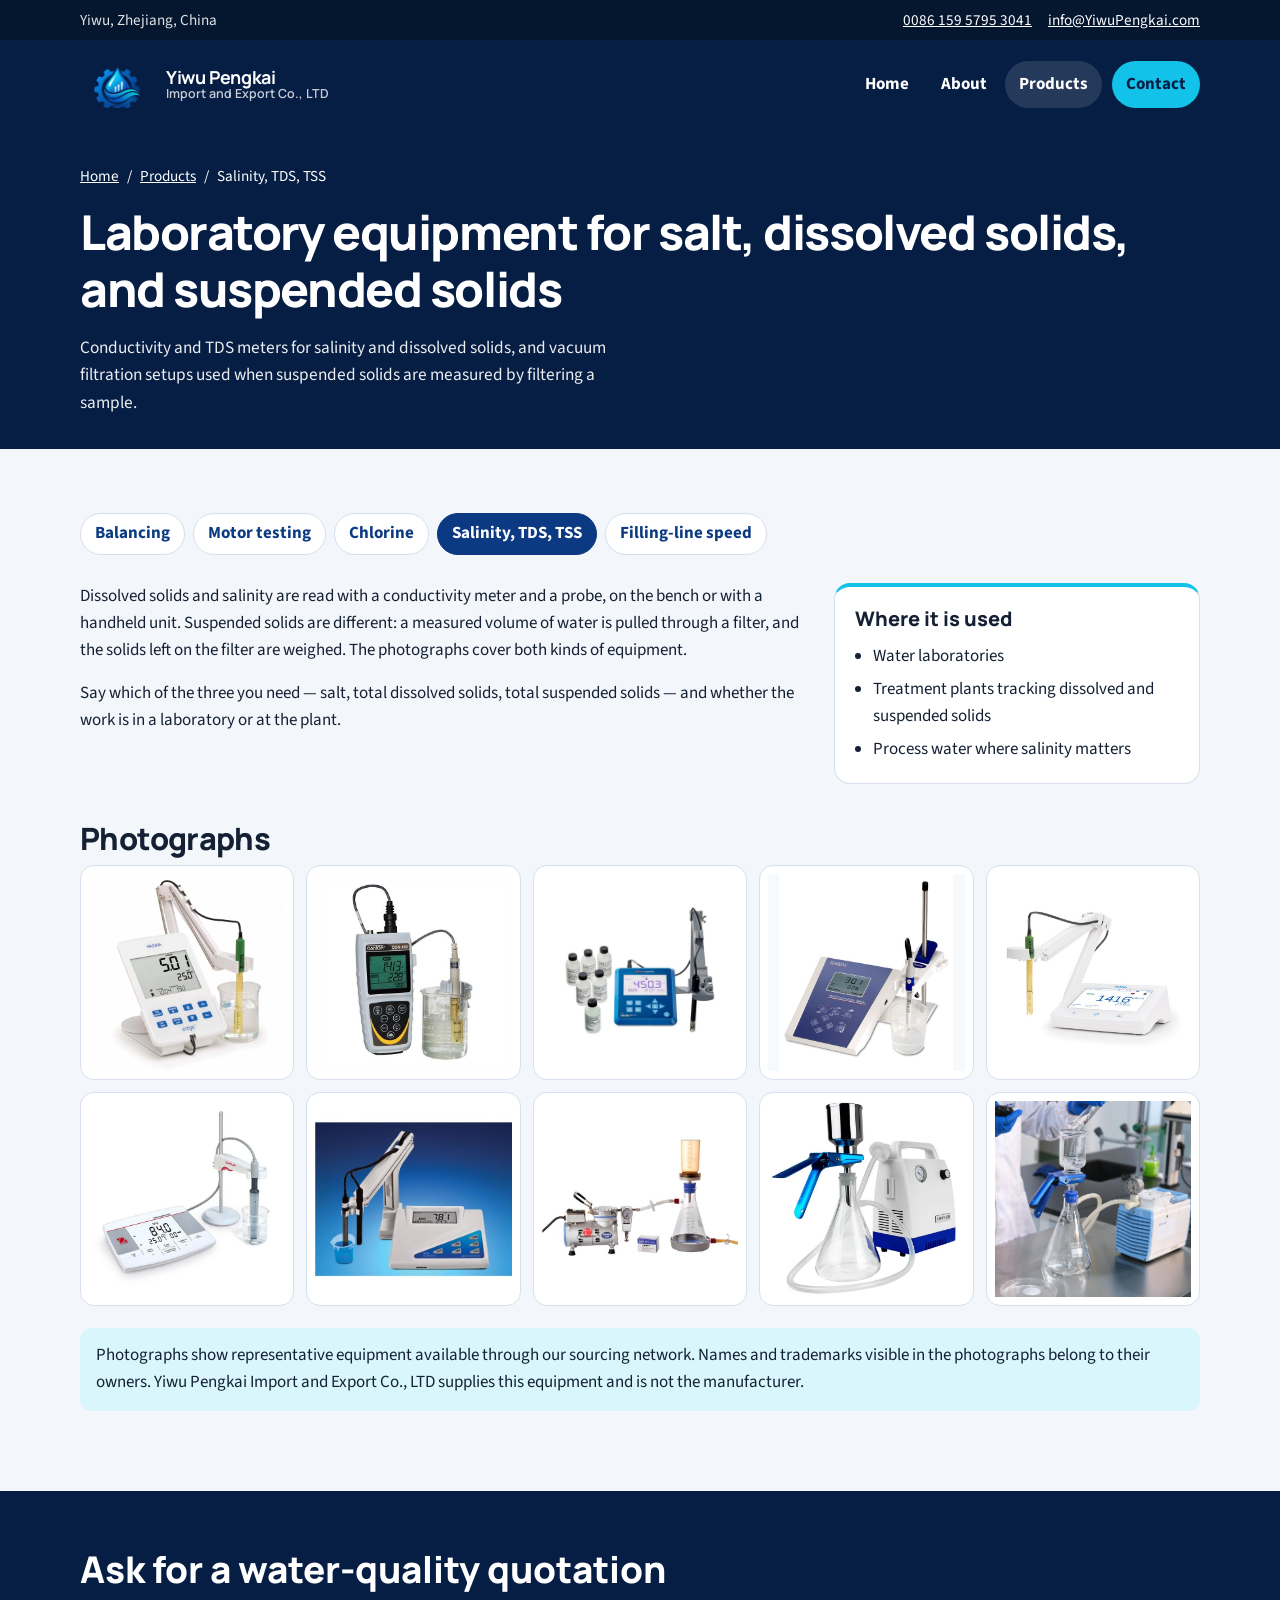
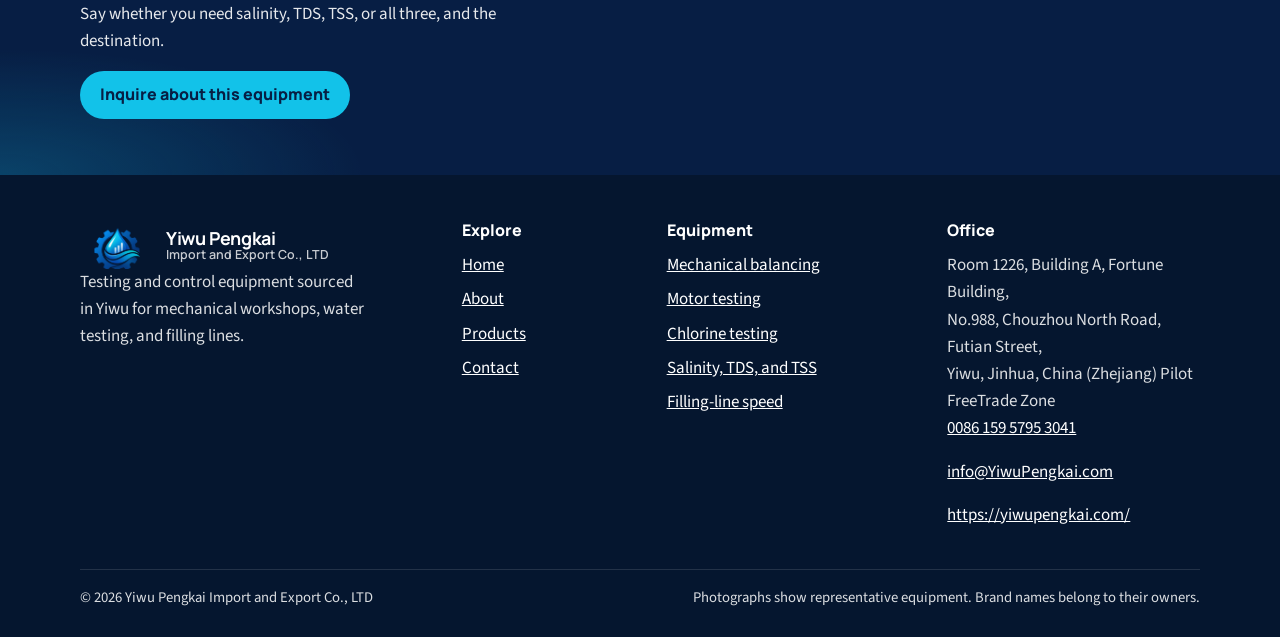
<file: water-quality.html>
<!DOCTYPE html>
<html lang="en">
<head>
  <meta charset="utf-8">
  <meta name="viewport" content="width=device-width, initial-scale=1">
  <title>Salinity, TDS, and TSS Testing | Yiwu Pengkai</title>
  <meta name="description" content="Laboratory meters and filtration equipment for salinity, total dissolved solids, and total suspended solids, supplied by Yiwu Pengkai.">
  <meta name="theme-color" content="#071e44">
  <link rel="icon" href="logo.png" type="image/png">
  <link rel="preconnect" href="https://fonts.googleapis.com">
  <link rel="preconnect" href="https://fonts.gstatic.com" crossorigin>
  <link href="https://fonts.googleapis.com/css2?family=Manrope:wght@500;600;700;800&family=Source+Sans+3:wght@400;500;600;700&display=swap" rel="stylesheet">
  <link rel="stylesheet" href="css/styles.css">
  <script type="application/ld+json">
  {
    "@context": "https://schema.org",
    "@type": "Organization",
    "name": "Yiwu Pengkai Import and Export Co., LTD",
    "url": "https://yiwupengkai.com/",
    "email": "info@YiwuPengkai.com",
    "telephone": "+86-159-5795-3041",
    "address": {
      "@type": "PostalAddress",
      "streetAddress": "Room 1226, Building A, Fortune Building, No.988, Chouzhou North Road, Futian Street",
      "addressLocality": "Yiwu",
      "addressRegion": "Jinhua, Zhejiang",
      "addressCountry": "CN"
    }
  }
  </script>
</head>
<body>
  <a class="skip-link" href="#main">Skip to content</a>
  <div class="topbar">
    <div class="container topbar-inner">
      <p>Yiwu, Zhejiang, China</p>
      <p>
        <a href="tel:+8615957953041">0086 159 5795 3041</a>
        <a href="mailto:info@YiwuPengkai.com">info@YiwuPengkai.com</a>
      </p>
    </div>
  </div>
  <header class="site-header">
    <div class="container header-inner">
      <a class="brand" href="index.html">
        <img src="logo.png" alt="" width="640" height="640">
        <span class="brand-name">
          <strong>Yiwu Pengkai</strong>
          <small>Import and Export Co., LTD</small>
        </span>
      </a>
      <button class="nav-toggle" type="button" aria-expanded="false" aria-controls="site-nav">
        <span class="nav-toggle-bars" aria-hidden="true"></span>
        <span class="visually-hidden">Menu</span>
      </button>
      <nav id="site-nav" class="site-nav" aria-label="Primary">
        <a href="index.html">Home</a>
        <a href="about.html">About</a>
        <a href="products.html" aria-current="page">Products</a>
        <a href="contact.html" class="nav-cta">Contact</a>
      </nav>
    </div>
  </header>
  <main id="main">
    <header class="page-hero">
      <div class="container">
        <nav class="breadcrumb" aria-label="Breadcrumb">
          <a href="index.html">Home</a>
          <span aria-hidden="true">/</span>
          <a href="products.html">Products</a>
          <span aria-hidden="true">/</span>
          <span aria-current="page">Salinity, TDS, TSS</span>
        </nav>
        <h1>Laboratory equipment for salt, dissolved solids, and suspended solids</h1>
        <p class="lede">Conductivity and TDS meters for salinity and dissolved solids, and vacuum filtration setups used when suspended solids are measured by filtering a sample.</p>
      </div>
    </header>
    <section class="section">
      <div class="container">
        <ul class="line-nav">
          <li><a href="balancing.html">Balancing</a></li>
          <li><a href="motor-testing.html">Motor testing</a></li>
          <li><a href="chlorine-testing.html">Chlorine</a></li>
          <li><a href="water-quality.html" aria-current="page">Salinity, TDS, TSS</a></li>
          <li><a href="filling-line.html">Filling-line speed</a></li>
        </ul>
        <div class="detail">
          <div>
            <p>Dissolved solids and salinity are read with a conductivity meter and a probe, on the bench or with a handheld unit. Suspended solids are different: a measured volume of water is pulled through a filter, and the solids left on the filter are weighed. The photographs cover both kinds of equipment.</p>
            <p>Say which of the three you need — salt, total dissolved solids, total suspended solids — and whether the work is in a laboratory or at the plant.</p>
          </div>
          <aside class="sidecard">
            <h2>Where it is used</h2>
            <ul class="plain-list">
              <li>Water laboratories</li>
              <li>Treatment plants tracking dissolved and suspended solids</li>
              <li>Process water where salinity matters</li>
            </ul>
          </aside>
        </div>
        <h2 class="block-title">Photographs</h2>
        <ul class="gallery">
          <li><button class="gallery-item" type="button"><img src="04_Water_Salinity_TDS_and_TSS_Testing/Photo_01.jpg" alt="Benchtop conductivity meter with a probe in a water sample, photograph 1 of 10" loading="lazy"></button></li>
          <li><button class="gallery-item" type="button"><img src="04_Water_Salinity_TDS_and_TSS_Testing/Photo_02.jpg" alt="Salinity, TDS, or TSS testing equipment, photograph 2 of 10" loading="lazy"></button></li>
          <li><button class="gallery-item" type="button"><img src="04_Water_Salinity_TDS_and_TSS_Testing/Photo_03.jpg" alt="Salinity, TDS, or TSS testing equipment, photograph 3 of 10" loading="lazy"></button></li>
          <li><button class="gallery-item" type="button"><img src="04_Water_Salinity_TDS_and_TSS_Testing/Photo_04.jpg" alt="Salinity, TDS, or TSS testing equipment, photograph 4 of 10" loading="lazy"></button></li>
          <li><button class="gallery-item" type="button"><img src="04_Water_Salinity_TDS_and_TSS_Testing/Photo_05.jpg" alt="Salinity, TDS, or TSS testing equipment, photograph 5 of 10" loading="lazy"></button></li>
          <li><button class="gallery-item" type="button"><img src="04_Water_Salinity_TDS_and_TSS_Testing/Photo_06.jpg" alt="Salinity, TDS, or TSS testing equipment, photograph 6 of 10" loading="lazy"></button></li>
          <li><button class="gallery-item" type="button"><img src="04_Water_Salinity_TDS_and_TSS_Testing/Photo_07.jpg" alt="Salinity, TDS, or TSS testing equipment, photograph 7 of 10" loading="lazy"></button></li>
          <li><button class="gallery-item" type="button"><img src="04_Water_Salinity_TDS_and_TSS_Testing/Photo_08.jpg" alt="Salinity, TDS, or TSS testing equipment, photograph 8 of 10" loading="lazy"></button></li>
          <li><button class="gallery-item" type="button"><img src="04_Water_Salinity_TDS_and_TSS_Testing/Photo_09.jpg" alt="Salinity, TDS, or TSS testing equipment, photograph 9 of 10" loading="lazy"></button></li>
          <li><button class="gallery-item" type="button"><img src="04_Water_Salinity_TDS_and_TSS_Testing/Photo_10.jpg" alt="Vacuum filtration setup for a suspended-solids test, photograph 10 of 10" loading="lazy"></button></li>
        </ul>
        <p class="notice">Photographs show representative equipment available through our sourcing network. Names and trademarks visible in the photographs belong to their owners. Yiwu Pengkai Import and Export Co., LTD supplies this equipment and is not the manufacturer.</p>
      </div>
    </section>
    <section class="cta-band">
      <div class="container">
        <h2>Ask for a water-quality quotation</h2>
        <p>Say whether you need salinity, TDS, TSS, or all three, and the destination.</p>
        <a class="btn btn-cyan" href="contact.html?interest=water-quality">Inquire about this equipment</a>
      </div>
    </section>
  </main>
  <dialog class="lightbox" aria-label="Enlarged photograph">
    <button class="lightbox-close" type="button" data-close>Close</button>
    <img alt="">
  </dialog>
  <footer class="site-footer">
    <div class="container footer-grid">
      <div class="footer-brand">
        <a class="brand" href="index.html">
          <img src="logo.png" alt="" width="640" height="640">
          <span class="brand-name">
            <strong>Yiwu Pengkai</strong>
            <small>Import and Export Co., LTD</small>
          </span>
        </a>
        <p>Testing and control equipment sourced in Yiwu for mechanical workshops, water testing, and filling lines.</p>
      </div>
      <div>
        <h2>Explore</h2>
        <ul>
          <li><a href="index.html">Home</a></li>
          <li><a href="about.html">About</a></li>
          <li><a href="products.html">Products</a></li>
          <li><a href="contact.html">Contact</a></li>
        </ul>
      </div>
      <div>
        <h2>Equipment</h2>
        <ul>
          <li><a href="balancing.html">Mechanical balancing</a></li>
          <li><a href="motor-testing.html">Motor testing</a></li>
          <li><a href="chlorine-testing.html">Chlorine testing</a></li>
          <li><a href="water-quality.html">Salinity, TDS, and TSS</a></li>
          <li><a href="filling-line.html">Filling-line speed</a></li>
        </ul>
      </div>
      <div>
        <h2>Office</h2>
        <address>
          Room 1226, Building A, Fortune Building,<br>
          No.988, Chouzhou North Road, Futian Street,<br>
          Yiwu, Jinhua, China (Zhejiang) Pilot FreeTrade Zone
        </address>
        <p><a href="tel:+8615957953041">0086 159 5795 3041</a></p>
        <p><a href="mailto:info@YiwuPengkai.com">info@YiwuPengkai.com</a></p>
        <p><a href="https://yiwupengkai.com/">https://yiwupengkai.com/</a></p>
      </div>
    </div>
    <div class="container footer-base">
      <p>© 2026 Yiwu Pengkai Import and Export Co., LTD</p>
      <p>Photographs show representative equipment. Brand names belong to their owners.</p>
    </div>
  </footer>
  <script src="js/main.js"></script>
</body>
</html>
</file>
<file: css/styles.css>
:root {
  --navy: #0b3a82;
  --navy-deep: #071e44;
  --ink-bottom: #05162f;
  --blue: #1565c0;
  --cyan: #12c2e9;
  --cyan-soft: #d8f6fc;
  --ink: #142033;
  --muted: #3d4c63;
  --line: #d7e0ec;
  --paper: #f3f6fa;
  --white: #ffffff;
  --shadow: 0 18px 40px rgba(7, 30, 68, 0.08);
  --radius: 18px;
}

*,
*::before,
*::after {
  box-sizing: border-box;
}

html {
  scroll-behavior: smooth;
}

body {
  margin: 0;
  font-family: "Source Sans 3", "Segoe UI", sans-serif;
  font-size: 1.0625rem;
  line-height: 1.6;
  color: var(--ink);
  background: var(--paper);
}

img {
  max-width: 100%;
  height: auto;
  display: block;
}

h1,
h2,
h3,
.brand-name,
.btn,
.kicker,
.index {
  font-family: Manrope, "Segoe UI", sans-serif;
}

h1,
h2,
h3 {
  line-height: 1.2;
  font-weight: 800;
}

p {
  margin: 0 0 1rem;
}

a {
  color: var(--navy);
}

address {
  font-style: normal;
}

:focus-visible {
  outline: 3px solid #ffffff;
  outline-offset: 2px;
  box-shadow: 0 0 0 6px var(--navy);
}

.skip-link {
  position: absolute;
  left: 12px;
  top: -48px;
  z-index: 80;
  background: #ffffff;
  color: var(--navy-deep);
  padding: 8px 12px;
  border-radius: 8px;
  font-weight: 700;
}

.skip-link:focus {
  top: 12px;
}

.visually-hidden {
  position: absolute;
  width: 1px;
  height: 1px;
  padding: 0;
  margin: -1px;
  overflow: hidden;
  clip: rect(0, 0, 0, 0);
  white-space: nowrap;
  border: 0;
}

.container {
  width: min(1120px, calc(100% - 40px));
  margin-inline: auto;
}

.topbar {
  background: var(--ink-bottom);
  color: rgba(255, 255, 255, 0.88);
  font-size: 0.95rem;
}

.topbar-inner {
  display: flex;
  justify-content: space-between;
  gap: 12px 24px;
  flex-wrap: wrap;
  padding: 8px 0;
}

.topbar p {
  margin: 0;
  display: flex;
  gap: 8px 16px;
  flex-wrap: wrap;
}

.topbar a {
  color: #ffffff;
}

.site-header {
  position: sticky;
  top: 0;
  z-index: 40;
  background: var(--navy-deep);
  color: #ffffff;
}

.header-inner {
  display: flex;
  align-items: center;
  justify-content: space-between;
  min-height: 88px;
  gap: 16px;
}

.brand {
  display: flex;
  align-items: center;
  gap: 12px;
  color: #ffffff;
  text-decoration: none;
  min-width: 0;
}

.brand img {
  width: 74px;
  height: 48px;
  object-fit: cover;
  object-position: center 16%;
  mix-blend-mode: screen;
  flex: 0 0 auto;
}

.brand-name {
  display: flex;
  flex-direction: column;
  line-height: 1.15;
}

.brand-name strong {
  font-size: 1.12rem;
  letter-spacing: -0.02em;
}

.brand-name small {
  color: rgba(255, 255, 255, 0.78);
  font-size: 0.78rem;
  font-weight: 600;
}

.nav-toggle {
  display: none;
  width: 48px;
  height: 48px;
  border: 1px solid rgba(255, 255, 255, 0.28);
  border-radius: 12px;
  background: transparent;
  color: #ffffff;
  align-items: center;
  justify-content: center;
  padding: 0;
}

.nav-toggle-bars,
.nav-toggle-bars::before,
.nav-toggle-bars::after {
  display: block;
  width: 20px;
  height: 2px;
  background: #ffffff;
  border-radius: 2px;
  position: relative;
}

.nav-toggle-bars::before,
.nav-toggle-bars::after {
  content: "";
  position: absolute;
  left: 0;
}

.nav-toggle-bars::before {
  top: -7px;
}

.nav-toggle-bars::after {
  top: 7px;
}

.site-header.is-open .nav-toggle-bars {
  background: transparent;
}

.site-header.is-open .nav-toggle-bars::before {
  top: 0;
  transform: rotate(45deg);
}

.site-header.is-open .nav-toggle-bars::after {
  top: 0;
  transform: rotate(-45deg);
}

.site-nav {
  display: flex;
  align-items: center;
  gap: 4px;
}

.site-nav a {
  color: #ffffff;
  text-decoration: none;
  font-weight: 700;
  padding: 10px 14px;
  border-radius: 999px;
}

.site-nav a:hover,
.site-nav a[aria-current="page"] {
  background: rgba(255, 255, 255, 0.12);
}

.site-nav a.nav-cta {
  background: var(--cyan);
  color: var(--navy-deep);
  margin-left: 6px;
}

.site-nav a.nav-cta:hover,
.site-nav a.nav-cta[aria-current="page"] {
  background: #8ae8f8;
}

.hero {
  background:
    radial-gradient(820px 380px at 100% 0%, rgba(18, 194, 233, 0.28), transparent 58%),
    linear-gradient(165deg, var(--navy-deep) 0%, var(--navy) 78%);
  color: #ffffff;
  padding: 56px 0 88px;
}

.hero-grid {
  display: grid;
  grid-template-columns: minmax(0, 1.25fr) minmax(240px, 0.75fr);
  gap: 36px;
  align-items: center;
}

.kicker {
  margin: 0 0 10px;
  color: var(--blue);
  font-size: 0.78rem;
  font-weight: 800;
  letter-spacing: 0.08em;
  text-transform: uppercase;
}

.hero .kicker {
  color: var(--cyan);
}

h1 {
  margin: 0 0 16px;
  font-size: clamp(2.1rem, 4.4vw, 3.5rem);
  letter-spacing: -0.03em;
}

.lede {
  margin: 0 0 24px;
  max-width: 62ch;
  font-size: 1.15rem;
  color: rgba(255, 255, 255, 0.92);
}

.actions {
  display: flex;
  flex-wrap: wrap;
  gap: 12px;
}

.btn {
  display: inline-flex;
  align-items: center;
  justify-content: center;
  min-height: 48px;
  padding: 0 18px;
  border-radius: 999px;
  border: 2px solid transparent;
  text-decoration: none;
  font-weight: 800;
  cursor: pointer;
  font-size: 1rem;
}

.btn-cyan {
  background: var(--cyan);
  color: var(--navy-deep);
}

.btn-cyan:hover {
  background: #8ae8f8;
}

.btn-ghost {
  border-color: rgba(255, 255, 255, 0.75);
  color: #ffffff;
  background: transparent;
}

.btn-ghost:hover {
  background: rgba(255, 255, 255, 0.1);
}

.btn-navy {
  background: var(--navy);
  color: #ffffff;
}

.btn-navy:hover {
  background: var(--navy-deep);
}

.hero-mark {
  justify-self: end;
  width: min(320px, 100%);
  mix-blend-mode: screen;
}

.section {
  padding: 64px 0;
}

.sheet {
  margin-top: -42px;
  position: relative;
  z-index: 2;
  padding-top: 0;
}

.panel {
  background: var(--white);
  border: 1px solid var(--line);
  border-radius: 22px;
  box-shadow: var(--shadow);
  padding: 32px;
}

.section-head {
  max-width: 68ch;
  margin-bottom: 26px;
}

.section-head h2,
.band h2,
.section > .container > h2 {
  margin: 0 0 8px;
  font-size: clamp(1.6rem, 2.4vw, 2.15rem);
  letter-spacing: -0.02em;
}

.section-head p:last-child {
  margin-bottom: 0;
  color: var(--muted);
}

.product-grid {
  display: grid;
  grid-template-columns: repeat(6, 1fr);
  gap: 18px;
}

.product-card {
  grid-column: span 2;
  display: flex;
  flex-direction: column;
  background: var(--white);
  color: inherit;
  text-decoration: none;
  border: 1px solid var(--line);
  border-radius: 16px;
  overflow: hidden;
  min-height: 100%;
}

.product-card:nth-child(4) {
  grid-column: 2 / span 2;
}

.product-card:nth-child(5) {
  grid-column: 4 / span 2;
}

.product-card img {
  width: 100%;
  aspect-ratio: 4 / 3;
  object-fit: contain;
  background: #f7fafc;
}

.card-body {
  display: flex;
  flex-direction: column;
  gap: 6px;
  padding: 16px 16px 18px;
  flex: 1;
}

.product-card h3 {
  margin: 0;
  font-size: 1.12rem;
}

.product-card p {
  margin: 0;
  color: var(--muted);
}

.index {
  color: var(--blue);
  font-weight: 800;
  font-size: 0.82rem;
  letter-spacing: 0.06em;
}

.more {
  margin-top: auto;
  padding-top: 10px;
  color: var(--navy);
  font-weight: 800;
}

.product-card:hover {
  border-color: var(--blue);
}

.band {
  background: var(--white);
}

.use-grid,
.steps {
  display: grid;
  grid-template-columns: 1fr 1fr;
  gap: 16px;
  list-style: none;
  margin: 0;
  padding: 0;
}

.steps {
  grid-template-columns: repeat(3, 1fr);
}

.use-grid li,
.step {
  background: var(--white);
  border: 1px solid var(--line);
  border-radius: 16px;
  padding: 20px;
}

.band .use-grid li {
  background: var(--paper);
}

.step {
  border-top: 4px solid var(--cyan);
  background: var(--white);
}

.use-grid h3,
.step h3 {
  margin: 6px 0 8px;
  font-size: 1.15rem;
}

.use-grid p,
.step p {
  margin: 0;
  color: var(--muted);
}

.split {
  display: grid;
  grid-template-columns: 1.05fr 0.95fr;
  gap: 36px;
  align-items: center;
}

.frame {
  background: var(--white);
  border: 1px solid var(--line);
  border-radius: 20px;
  overflow: hidden;
}

.frame img {
  width: 100%;
  aspect-ratio: 4 / 3;
  object-fit: contain;
  background: #f7fafc;
}

.plain-list {
  margin: 0;
  padding-left: 1.15rem;
}

.plain-list li + li {
  margin-top: 6px;
}

.cta-band {
  background:
    radial-gradient(520px 180px at 0% 100%, rgba(18, 194, 233, 0.22), transparent 70%),
    var(--navy-deep);
  color: #ffffff;
  padding: 56px 0;
}

.cta-band h2 {
  margin: 0 0 10px;
  font-size: clamp(1.7rem, 3vw, 2.3rem);
}

.cta-band p {
  max-width: 62ch;
  color: rgba(255, 255, 255, 0.9);
}

.page-hero {
  background: var(--navy-deep);
  color: #ffffff;
  padding: 36px 0 32px;
}

.page-hero h1 {
  font-size: clamp(1.9rem, 4vw, 3rem);
}

.page-hero .lede {
  margin-bottom: 0;
  font-size: 1.08rem;
}

.breadcrumb {
  display: flex;
  flex-wrap: wrap;
  gap: 8px;
  margin: 0 0 14px;
  font-size: 0.95rem;
}

.breadcrumb a {
  color: #ffffff;
}

.line-nav {
  display: flex;
  flex-wrap: wrap;
  gap: 8px;
  margin: 0 0 28px;
  padding: 0;
  list-style: none;
}

.line-nav a {
  display: inline-flex;
  align-items: center;
  min-height: 42px;
  padding: 6px 14px;
  border-radius: 999px;
  border: 1px solid var(--line);
  background: var(--white);
  color: var(--navy);
  text-decoration: none;
  font-weight: 700;
}

.line-nav a[aria-current="page"] {
  background: var(--navy);
  border-color: var(--navy);
  color: #ffffff;
}

.detail {
  display: grid;
  grid-template-columns: minmax(0, 1.4fr) minmax(240px, 0.7fr);
  gap: 22px;
  align-items: start;
  margin-bottom: 36px;
}

.sidecard {
  background: var(--white);
  border: 1px solid var(--line);
  border-top: 4px solid var(--cyan);
  border-radius: 16px;
  padding: 20px;
}

.sidecard h2,
.block-title {
  margin: 0 0 12px;
  font-size: 1.25rem;
}

.gallery {
  list-style: none;
  margin: 0;
  padding: 0;
  display: grid;
  grid-template-columns: repeat(auto-fill, minmax(210px, 1fr));
  gap: 12px;
}

.gallery-item {
  display: block;
  width: 100%;
  padding: 8px;
  border: 1px solid var(--line);
  border-radius: 14px;
  background: var(--white);
  cursor: zoom-in;
}

.gallery-item img {
  width: 100%;
  aspect-ratio: 1;
  object-fit: contain;
  background: #f7fafc;
}

.lightbox {
  width: min(980px, calc(100vw - 32px));
  max-height: calc(100vh - 32px);
  border: 0;
  padding: 12px;
  background: #ffffff;
  border-radius: 16px;
}

.lightbox[open] {
  display: flex;
  flex-direction: column;
}

.lightbox::backdrop {
  background: rgba(5, 22, 47, 0.88);
}

.lightbox img {
  width: 100%;
  max-height: calc(100vh - 110px);
  object-fit: contain;
  background: #f7fafc;
}

.lightbox-close {
  display: inline-flex;
  align-self: flex-end;
  margin: 0 0 8px;
  min-height: 40px;
  padding: 0 14px;
  border-radius: 999px;
  border: 1px solid var(--line);
  background: var(--paper);
  font: inherit;
  font-weight: 800;
  cursor: pointer;
}

.notice {
  margin-top: 22px;
  background: var(--cyan-soft);
  color: var(--ink);
  border-radius: 12px;
  padding: 14px 16px;
}

.catalog-list {
  display: grid;
  gap: 16px;
}

.catalog-row {
  display: grid;
  grid-template-columns: 280px minmax(0, 1fr);
  gap: 8px 22px;
  background: var(--white);
  border: 1px solid var(--line);
  border-radius: 18px;
  overflow: hidden;
}

.catalog-row img {
  width: 100%;
  aspect-ratio: 4 / 3;
  object-fit: contain;
  background: #f7fafc;
}

.catalog-copy {
  padding: 22px 22px 22px 0;
}

.catalog-copy h2 {
  margin: 4px 0 8px;
  font-size: 1.45rem;
}

.catalog-copy h2 a {
  color: inherit;
  text-decoration: none;
}

.catalog-copy h2 a:hover {
  text-decoration: underline;
}

.contact-grid {
  display: grid;
  grid-template-columns: 0.85fr 1.15fr;
  gap: 22px;
  align-items: start;
}

.contact-card,
.form-card {
  background: var(--white);
  border: 1px solid var(--line);
  border-radius: 18px;
  padding: 22px;
}

.contact-card h2,
.form-card h2 {
  margin: 0 0 12px;
  font-size: 1.3rem;
}

.contact-card a {
  font-weight: 700;
}

.form-grid {
  display: grid;
  grid-template-columns: 1fr 1fr;
  gap: 14px;
}

.field {
  display: flex;
  flex-direction: column;
  gap: 6px;
  font-weight: 700;
}

.form-grid > .full {
  grid-column: 1 / -1;
}

.field span {
  font-size: 0.95rem;
}

input,
select,
textarea {
  width: 100%;
  border: 1px solid #c5d0de;
  border-radius: 12px;
  padding: 12px 14px;
  font: inherit;
  font-weight: 500;
  color: var(--ink);
  background: #ffffff;
}

textarea {
  min-height: 150px;
  resize: vertical;
}

.form-note,
.muted {
  color: var(--muted);
}

.form-status {
  margin: 0;
  background: #e5f6ec;
  color: #0d4b2c;
  border-radius: 12px;
  padding: 12px 14px;
  font-weight: 700;
}

.site-footer {
  background: var(--ink-bottom);
  color: rgba(255, 255, 255, 0.86);
}

.footer-grid {
  display: grid;
  grid-template-columns: 1.4fr 0.7fr 1fr 1fr;
  gap: 28px;
  padding: 46px 0 24px;
}

.site-footer h2 {
  margin: 0 0 12px;
  font-size: 1rem;
  color: #ffffff;
}

.site-footer p,
.site-footer li {
  color: rgba(255, 255, 255, 0.86);
}

.site-footer a {
  color: #ffffff;
}

.site-footer ul {
  list-style: none;
  margin: 0;
  padding: 0;
}

.site-footer li + li {
  margin-top: 7px;
}

.footer-brand p {
  max-width: 36ch;
}

.footer-base {
  display: flex;
  justify-content: space-between;
  gap: 12px 24px;
  flex-wrap: wrap;
  border-top: 1px solid rgba(255, 255, 255, 0.12);
  padding: 16px 0 28px;
  font-size: 0.92rem;
}

.footer-base p {
  margin: 0;
}

@media (max-width: 980px) {
  .hero-grid,
  .split,
  .detail,
  .contact-grid,
  .catalog-row,
  .steps {
    grid-template-columns: 1fr;
  }

  .hero-mark {
    justify-self: start;
    width: min(240px, 70%);
  }

  .product-grid {
    grid-template-columns: 1fr 1fr;
  }

  .product-card,
  .product-card:nth-child(4),
  .product-card:nth-child(5) {
    grid-column: auto;
  }

  .catalog-copy {
    padding: 4px 18px 18px;
  }

  .footer-grid {
    grid-template-columns: 1fr 1fr;
  }
}

@media (max-width: 860px) {
  .nav-toggle {
    display: inline-flex;
  }

  .site-nav {
    display: none;
    position: absolute;
    left: 0;
    right: 0;
    top: 100%;
    flex-direction: column;
    align-items: stretch;
    padding: 8px 16px 16px;
    background: var(--navy-deep);
    border-top: 1px solid rgba(255, 255, 255, 0.12);
  }

  .site-header.is-open .site-nav {
    display: flex;
  }

  .site-nav a.nav-cta {
    margin-left: 0;
    text-align: center;
  }
}

@media (max-width: 680px) {
  .container {
    width: min(1120px, calc(100% - 28px));
  }

  .panel {
    padding: 18px;
  }

  .product-grid,
  .use-grid,
  .form-grid,
  .footer-grid {
    grid-template-columns: 1fr;
  }

  .hero {
    padding: 36px 0 64px;
  }

  .section {
    padding: 42px 0;
  }

  .brand-name small {
    display: none;
  }

  .topbar-inner {
    flex-direction: column;
  }
}

@media (prefers-reduced-motion: reduce) {
  html {
    scroll-behavior: auto;
  }

  *,
  *::before,
  *::after {
    transition: none !important;
  }
}
</file>
